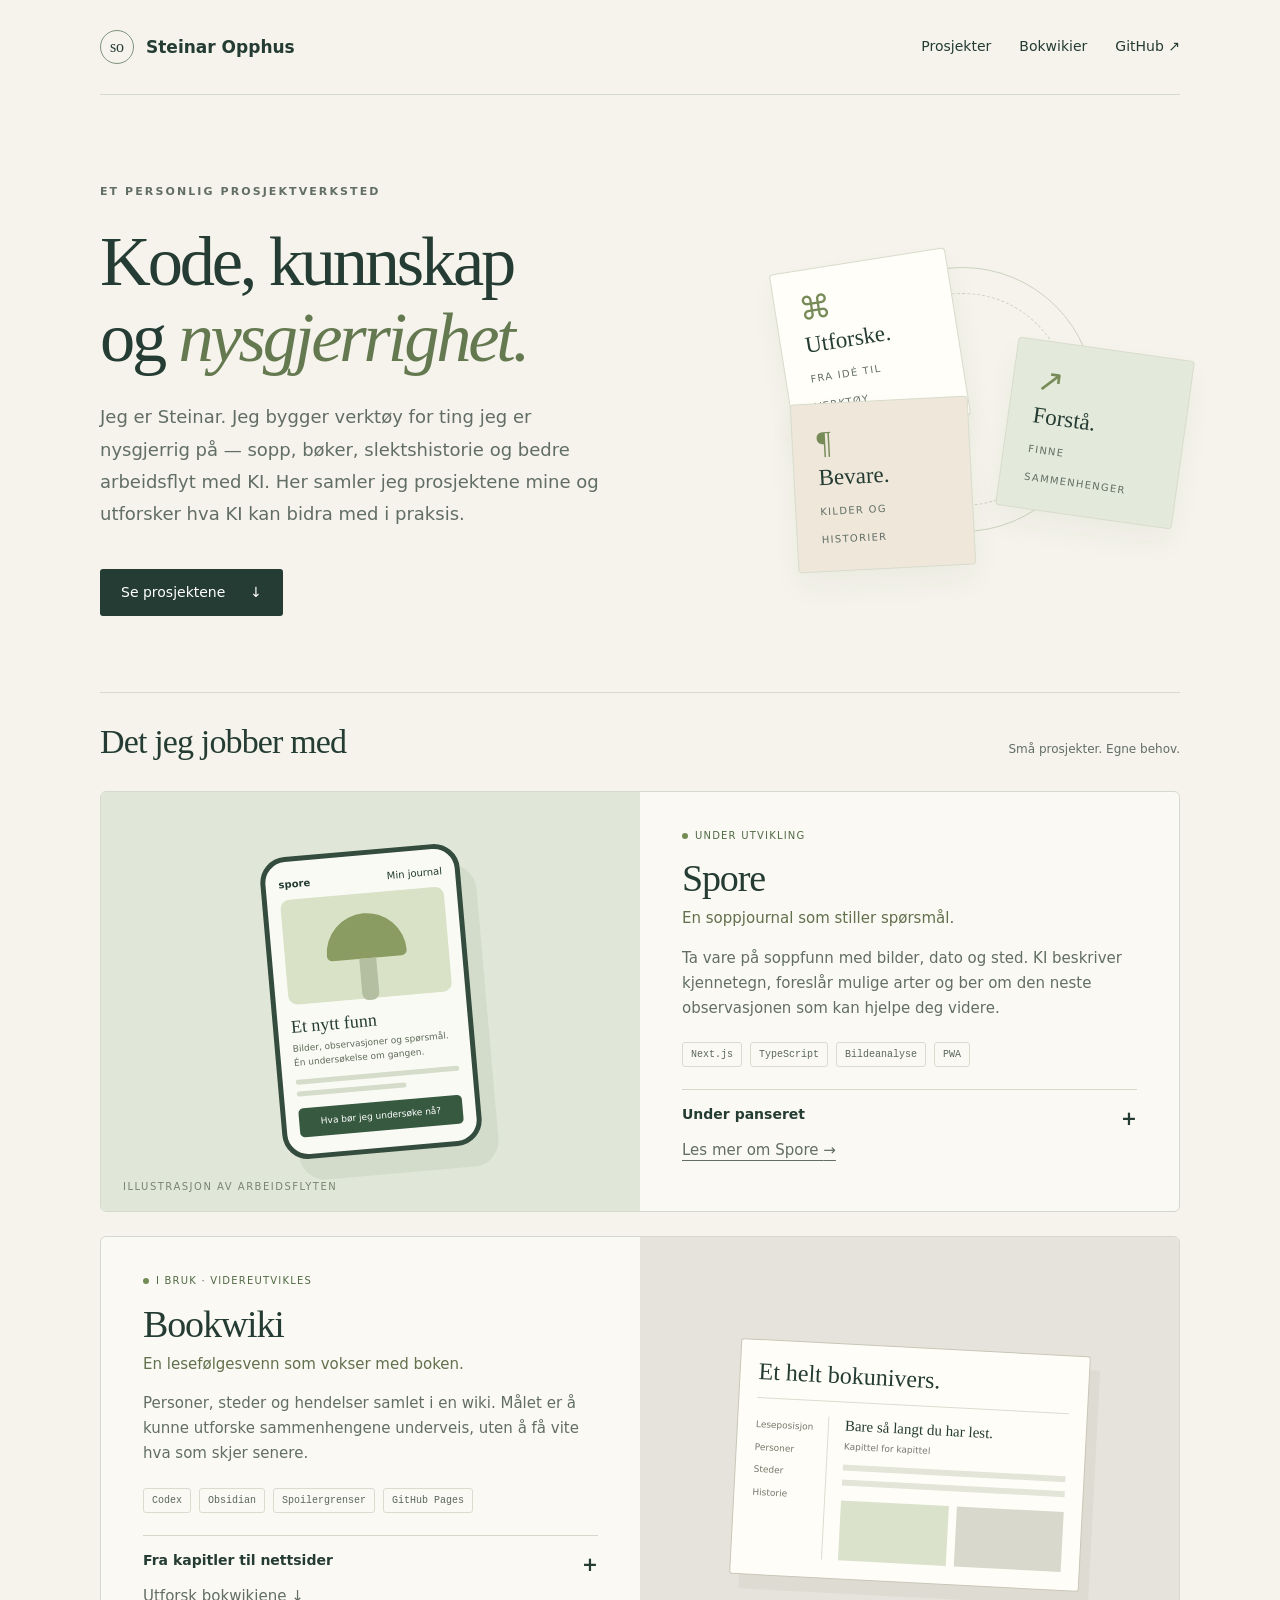
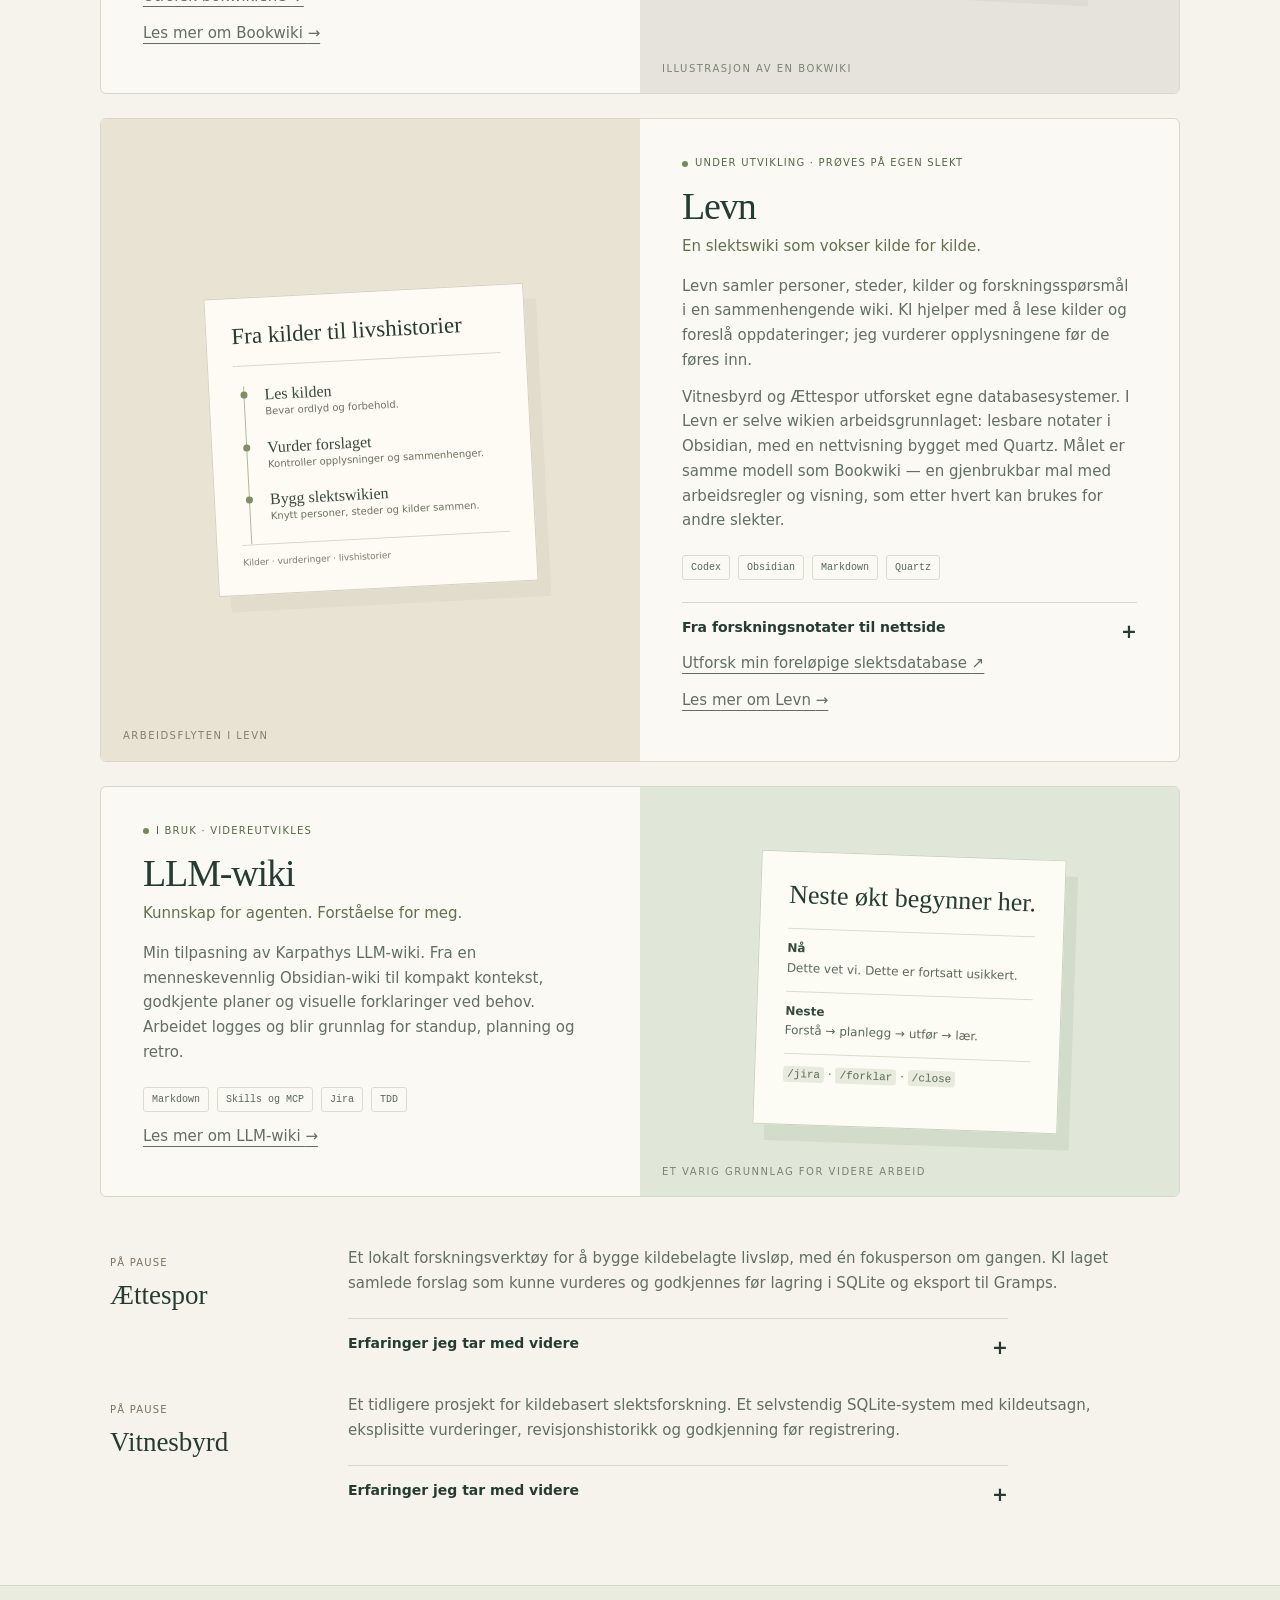
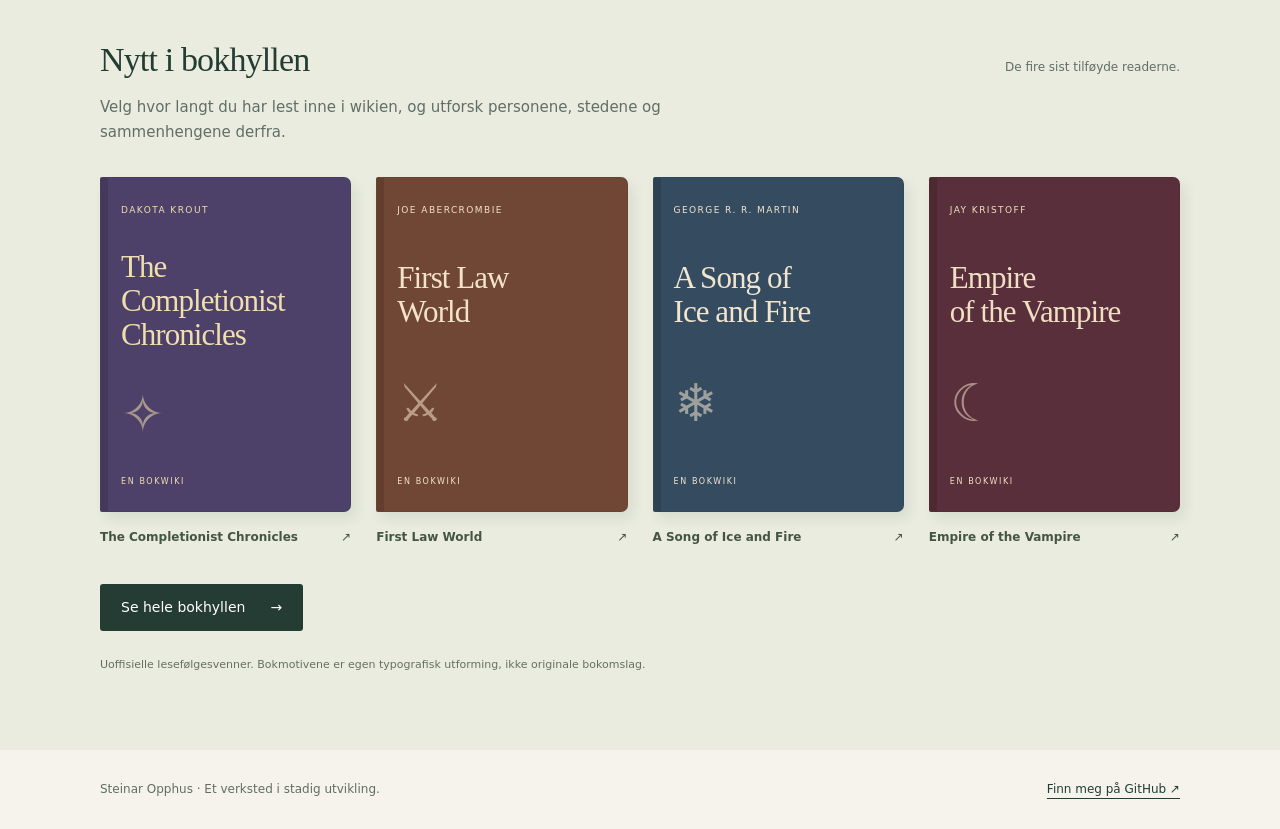
<file: index.html>
<!doctype html>
<html lang="nb">
<head>
<meta charset="utf-8"><meta name="viewport" content="width=device-width, initial-scale=1">
<title>Steinar Opphus — prosjekter og bokwikier</title>
<meta name="description" content="Et lite verksted for kode, kunnskap og nysgjerrighet. Utforsk Spore, Bookwiki, Levn og mine bokwikier.">
<meta name="theme-color" content="#f5f3eb">
<link rel="stylesheet" href="site.css">
</head>
<body>
<a class="skip" href="#innhold">Hopp til innhold</a>
<div class="wrap"><header><a class="brand" href="#"><span class="mark" aria-hidden="true">so</span>Steinar Opphus</a><nav aria-label="Hovedmeny"><a href="#prosjekter">Prosjekter</a><a href="#bokwikier">Bokwikier</a><a href="https://github.com/steinar-opphus">GitHub ↗</a></nav></header>
<main id="innhold"><section class="hero" aria-labelledby="intro-title"><div><p class="eyebrow">Et personlig prosjektverksted</p><h1 id="intro-title">Kode, kunnskap<br>og <em>nysgjerrighet.</em></h1><p class="intro">Jeg er Steinar. Jeg bygger verktøy for ting jeg er nysgjerrig på — sopp, bøker, slektshistorie og bedre arbeidsflyt med KI. Her samler jeg prosjektene mine og utforsker hva KI kan bidra med i praksis.</p><a class="button" href="#prosjekter">Se prosjektene <span aria-hidden="true">↓</span></a></div><div class="hero-art" aria-hidden="true"><div class="orbit"></div><div class="note one"><span class="glyph">⌘</span><strong>Utforske.</strong><small>Fra idé til verktøy</small></div><div class="note two"><span class="glyph">↗</span><strong>Forstå.</strong><small>Finne sammenhenger</small></div><div class="note three"><span class="glyph">¶</span><strong>Bevare.</strong><small>Kilder og historier</small></div></div></section>
<section class="projects" id="prosjekter" aria-labelledby="projects-title"><div class="section-head"><h2 id="projects-title">Det jeg jobber med</h2><span>Små prosjekter. Egne behov.</span></div>
<article class="project"><div class="visual"><div class="phone" aria-hidden="true"><div class="phone-top"><strong>spore</strong><span>Min journal</span></div><div class="phone-scene"><div class="mushroom"></div></div><b>Et nytt funn</b><p>Bilder, observasjoner og spørsmål.<br>Én undersøkelse om gangen.</p><div class="phone-bar"></div><div class="phone-bar short"></div><div class="phone-pill">Hva bør jeg undersøke nå?</div></div><span class="caption">Illustrasjon av arbeidsflyten</span></div><div class="copy"><span class="status">Under utvikling</span><h3>Spore</h3><div class="subtitle">En soppjournal som stiller spørsmål.</div><p>Ta vare på soppfunn med bilder, dato og sted. KI beskriver kjennetegn, foreslår mulige arter og ber om den neste observasjonen som kan hjelpe deg videre.</p><div class="tags"><span>Next.js</span><span>TypeScript</span><span>Bildeanalyse</span><span>PWA</span></div><details><summary>Under panseret</summary><p>Vanlig kode håndterer metadata og lagring. KI tolker bildene og foreslår oppfølging. Svarene valideres mot et Zod-skjema, og funnene lagres lokalt i IndexedDB.</p><p>Et viktig spørsmål er hvordan appen håndterer manglende observasjoner og usikre svar. Matchscore er ikke en sannsynlighet, og KI-identifikasjon skal ikke alene avgjøre om en sopp er spiselig.</p></details><p><a href="spore.html">Les mer om Spore <span aria-hidden="true">→</span></a></p></div></article>
<article class="project"><div class="visual book-visual"><div class="mini-wiki" aria-hidden="true"><div class="mini-title">Et helt bokunivers.</div><div class="mini-body"><div class="mini-sidebar">Leseposisjon<br>Personer<br>Steder<br>Historie</div><div class="mini-content">Bare så langt du har lest.<small>Kapittel for kapittel</small><div class="mini-lines"></div><div class="mini-lines"></div><div class="mini-cards"><span></span><span></span></div></div></div></div><span class="caption">Illustrasjon av en bokwiki</span></div><div class="copy"><span class="status">I bruk · videreutvikles</span><h3>Bookwiki</h3><div class="subtitle">En lesefølgesvenn som vokser med boken.</div><p>Personer, steder og hendelser samlet i en wiki. Målet er å kunne utforske sammenhengene underveis, uten å få vite hva som skjer senere.</p><div class="tags"><span>Codex</span><span>Obsidian</span><span>Spoilergrenser</span><span>GitHub Pages</span></div><details><summary>Fra kapitler til nettsider</summary><p>Arbeidsflyten bruker kapittelvise sammendrag og faktauttrekk med kildehenvisninger. Instruksjoner og skills hjelper Codex med å vedlikeholde wikien, som publiseres som statiske sider.</p><p>Leseposisjonen styrer hva som vises. Genererte illustrasjoner utforsker bokuniversene visuelt, med utgangspunkt i opplysningene som er kjent på det aktuelle stedet i fortellingen.</p></details><p><a href="#bokwikier">Utforsk bokwikiene <span aria-hidden="true">↓</span></a></p><p><a href="bookwiki.html">Les mer om Bookwiki <span aria-hidden="true">→</span></a></p></div></article>
<article class="project"><div class="visual ancestry-visual"><div class="record" aria-hidden="true"><div class="record-title">Fra kilder til livshistorier</div><div class="timeline"><div class="event"><b>Les kilden</b>Bevar ordlyd og forbehold.</div><div class="event"><b>Vurder forslaget</b>Kontroller opplysninger og sammenhenger.</div><div class="event"><b>Bygg slektswikien</b>Knytt personer, steder og kilder sammen.</div></div><div class="record-foot">Kilder · vurderinger · livshistorier</div></div><span class="caption">Arbeidsflyten i Levn</span></div><div class="copy"><span class="status">Under utvikling · prøves på egen slekt</span><h3>Levn</h3><div class="subtitle">En slektswiki som vokser kilde for kilde.</div><p>Levn samler personer, steder, kilder og forskningsspørsmål i en sammenhengende wiki. KI hjelper med å lese kilder og foreslå oppdateringer; jeg vurderer opplysningene før de føres inn.</p><p>Vitnesbyrd og Ættespor utforsket egne databasesystemer. I Levn er selve wikien arbeidsgrunnlaget: lesbare notater i Obsidian, med en nettvisning bygget med Quartz. Målet er samme modell som Bookwiki — en gjenbrukbar mal med arbeidsregler og visning, som etter hvert kan brukes for andre slekter.</p><div class="tags"><span>Codex</span><span>Obsidian</span><span>Markdown</span><span>Quartz</span></div><details><summary>Fra forskningsnotater til nettside</summary><p>Kilder, vurderinger og godkjente opplysninger knyttes sammen med lenker. Usikkerhet og ubesvarte spørsmål følger personene videre. Et særskilt godkjent utvalg kan publiseres, mens arbeidsmaterialet beholdes privat.</p><p>Min egen slekt er utgangspunktet for å prøve arbeidsmåten. En ferdig mal for andre slekter er målet videre.</p></details><p><a href="https://steinar-opphus.github.io/levn-pages/">Utforsk min foreløpige slektsdatabase <span aria-hidden="true">↗</span></a></p><p><a href="levn.html">Les mer om Levn <span aria-hidden="true">→</span></a></p></div></article>
<article class="project"><div class="visual"><div class="agent-note" aria-hidden="true"><h4>Neste økt begynner her.</h4><p><b>Nå</b><br>Dette vet vi. Dette er fortsatt usikkert.</p><p><b>Neste</b><br>Forstå → planlegg → utfør → lær.</p><p><code>/jira</code> · <code>/forklar</code> · <code>/close</code></p></div><span class="caption">Et varig grunnlag for videre arbeid</span></div><div class="copy"><span class="status">I bruk · videreutvikles</span><h3>LLM-wiki</h3><div class="subtitle">Kunnskap for agenten. Forståelse for meg.</div><p>Min tilpasning av Karpathys LLM-wiki. Fra en menneskevennlig Obsidian-wiki til kompakt kontekst, godkjente planer og visuelle forklaringer ved behov. Arbeidet logges og blir grunnlag for standup, planning og retro.</p><div class="tags"><span>Markdown</span><span>Skills og MCP</span><span>Jira</span><span>TDD</span></div><p><a href="llm-wiki.html">Les mer om LLM-wiki <span aria-hidden="true">→</span></a></p></div></article><article class="archive"><div><span class="paused">På pause</span><h3>Ættespor</h3></div><div><p>Et lokalt forskningsverktøy for å bygge kildebelagte livsløp, med én fokusperson om gangen. KI laget samlede forslag som kunne vurderes og godkjennes før lagring i SQLite og eksport til Gramps.</p><details><summary>Erfaringer jeg tar med videre</summary><p>Én samlet kildeøkt gjorde gjennomgangen mer oversiktlig. Arbeidet tydeliggjorde også hvor viktig det er å skille kildens ordlyd fra egne slutninger, og å bevare usikkerhet i navn, steder og hendelser. Levn tar med disse prinsippene inn i en arbeidsmåte der lesbare, sammenlenkede notater står i sentrum.</p><div class="tags"><span>Codex CLI</span><span>Python</span><span>SQLite</span><span>Kildekritikk</span></div><p><a href="aettespor.html">Les om Ættespor <span aria-hidden="true">→</span></a></p></details></div></article>
<article class="archive"><div><span class="paused">På pause</span><h3>Vitnesbyrd</h3></div><div><p>Et tidligere prosjekt for kildebasert slektsforskning. Et selvstendig SQLite-system med kildeutsagn, eksplisitte vurderinger, revisjonshistorikk og godkjenning før registrering.</p><details><summary>Erfaringer jeg tar med videre</summary><p>Prosjektet utforsket hvordan forskning kan dokumenteres og etterprøves. Arbeidet synliggjorde også behovet for en enklere modell og raskere kildebehandling — erfaringer som først ble tatt videre i Ættespor og nå i Levn.</p><div class="tags"><span>Python</span><span>SQLite</span><span>Revisjonshistorikk</span><span>Gramps-eksport</span></div></details></div></article>
</section></main></div>
<!-- BOOKS:START -->
<section class="shelf" id="bokwikier" aria-labelledby="books-title"><div class="wrap"><div class="section-head"><h2 id="books-title">Nytt i bokhyllen</h2><span>De fire sist tilføyde readerne.</span></div><p class="shelf-intro">Velg hvor langt du har lest inne i wikien, og utforsk personene, stedene og sammenhengene derfra.</p><div class="books">
<a class="book" href="https://steinar-opphus.github.io/completionist-chronicles/"><div class="cover" style="background:#4e4169;color:#f0dfae"><span class="author">Dakota Krout</span><span class="book-title">The<br>Completionist<br>Chronicles</span><span class="motif" aria-hidden="true">✧</span><span class="edition">En bokwiki</span></div><div class="book-label"><span>The Completionist Chronicles</span><span aria-hidden="true">↗</span></div></a><a class="book" href="https://steinar-opphus.github.io/first-law-world-reader/"><div class="cover" style="background:#704735;color:#f3e3c7"><span class="author">Joe Abercrombie</span><span class="book-title">First Law<br>World</span><span class="motif" aria-hidden="true">⚔</span><span class="edition">En bokwiki</span></div><div class="book-label"><span>First Law World</span><span aria-hidden="true">↗</span></div></a><a class="book" href="https://steinar-opphus.github.io/a-song-of-ice-and-fire-reader/"><div class="cover" style="background:#354c60;color:#f2e5cf"><span class="author">George R. R. Martin</span><span class="book-title">A Song of<br>Ice and Fire</span><span class="motif" aria-hidden="true">❄</span><span class="edition">En bokwiki</span></div><div class="book-label"><span>A Song of Ice and Fire</span><span aria-hidden="true">↗</span></div></a><a class="book" href="https://steinar-opphus.github.io/empire-of-the-vampire-reader/"><div class="cover" style="background:#582f3b;color:#f1dfc4"><span class="author">Jay Kristoff</span><span class="book-title">Empire<br>of the Vampire</span><span class="motif" aria-hidden="true">☾</span><span class="edition">En bokwiki</span></div><div class="book-label"><span>Empire of the Vampire</span><span aria-hidden="true">↗</span></div></a>
</div><p><a class="button" href="bokhylle.html">Se hele bokhyllen <span aria-hidden="true">→</span></a></p><p class="book-note">Uoffisielle lesefølgesvenner. Bokmotivene er egen typografisk utforming, ikke originale bokomslag.</p></div></section>
<!-- BOOKS:END -->
<div class="wrap"><footer><span>Steinar Opphus · Et verksted i stadig utvikling.</span><a href="https://github.com/steinar-opphus">Finn meg på GitHub ↗</a></footer></div>
</body></html>
</file>
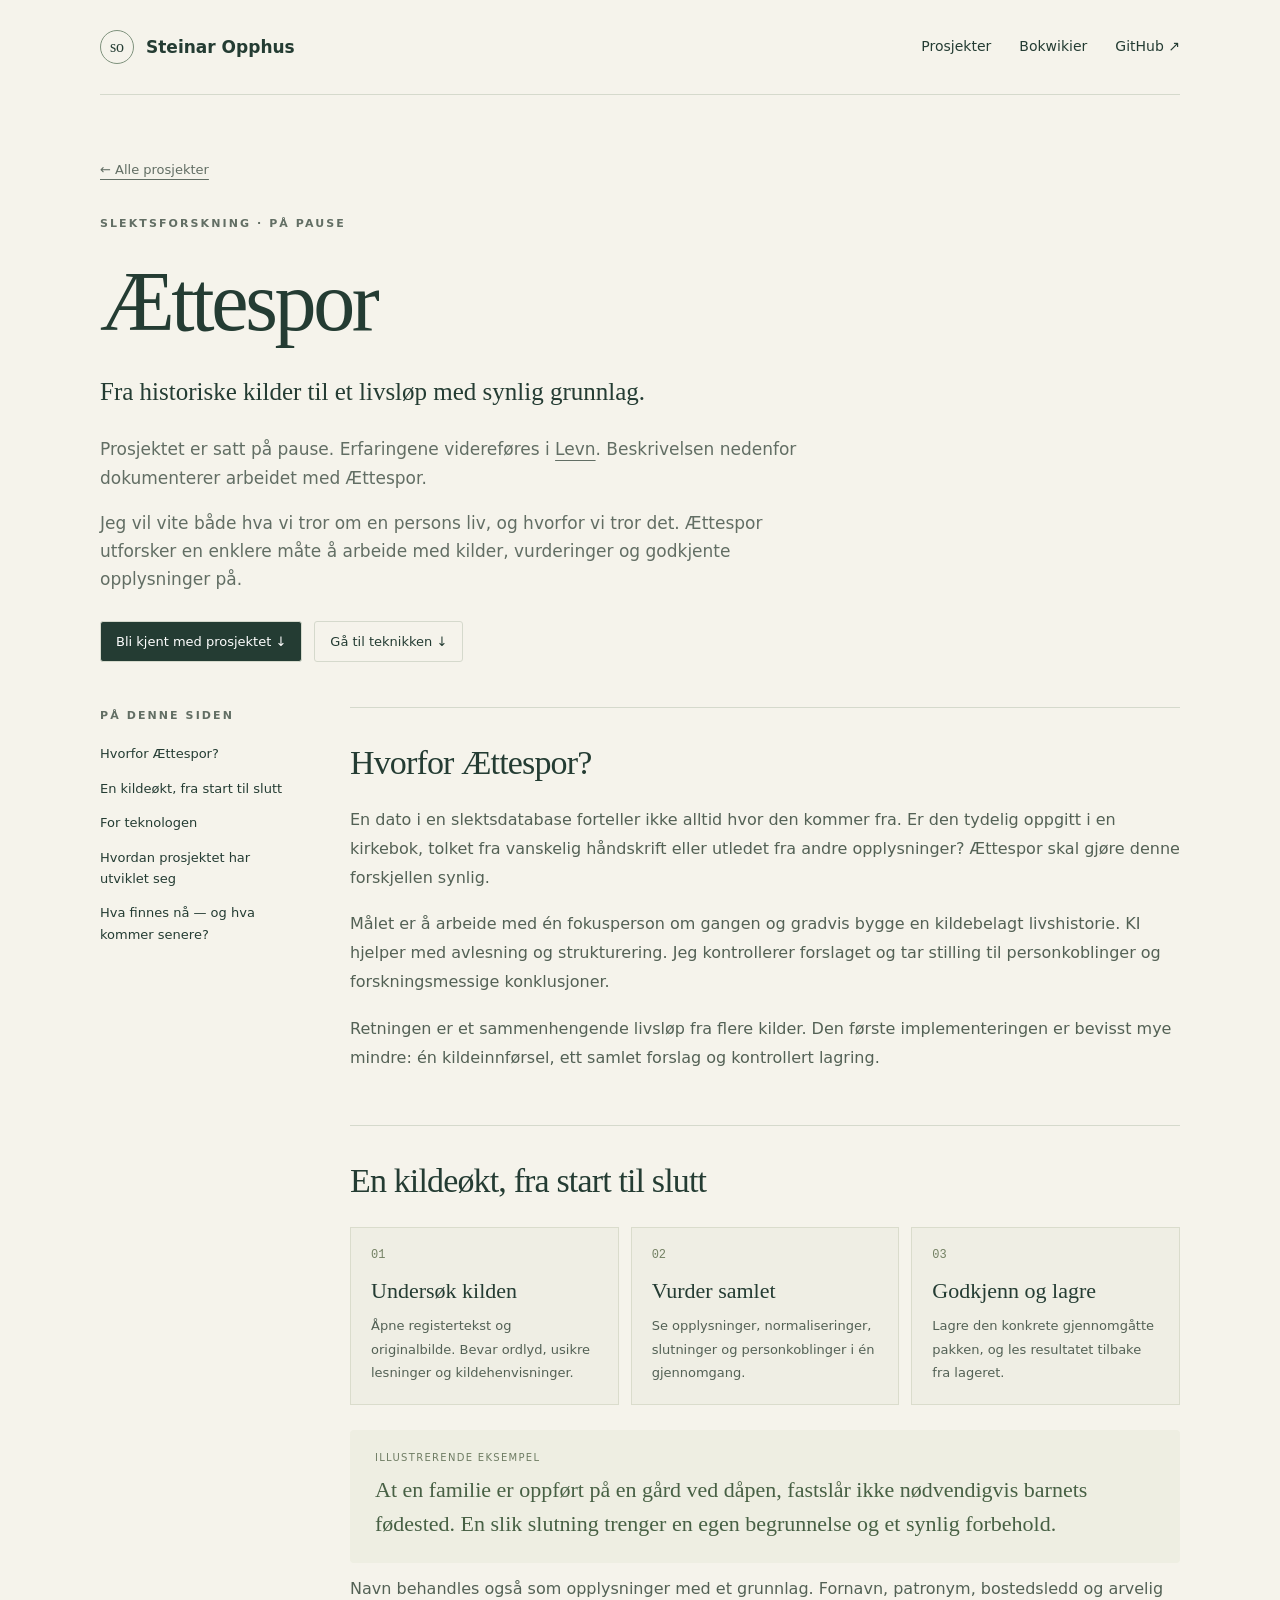
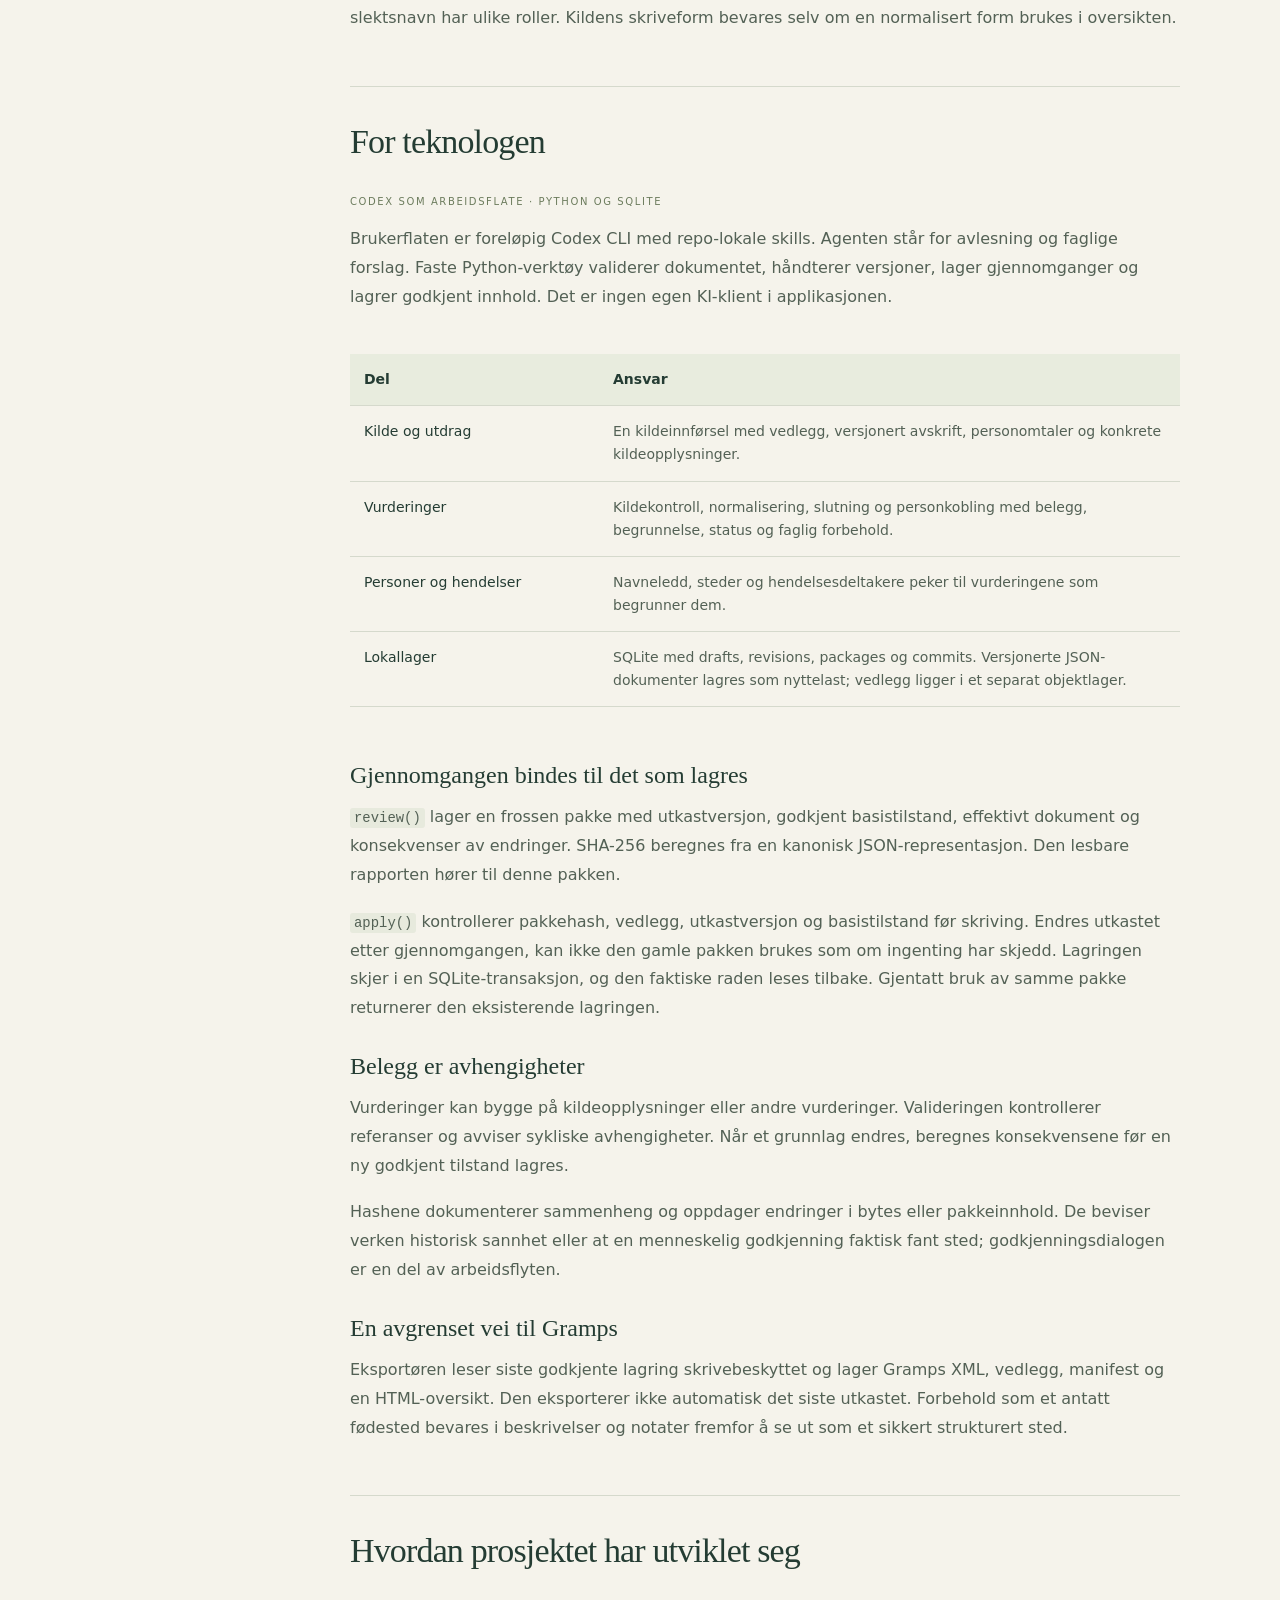
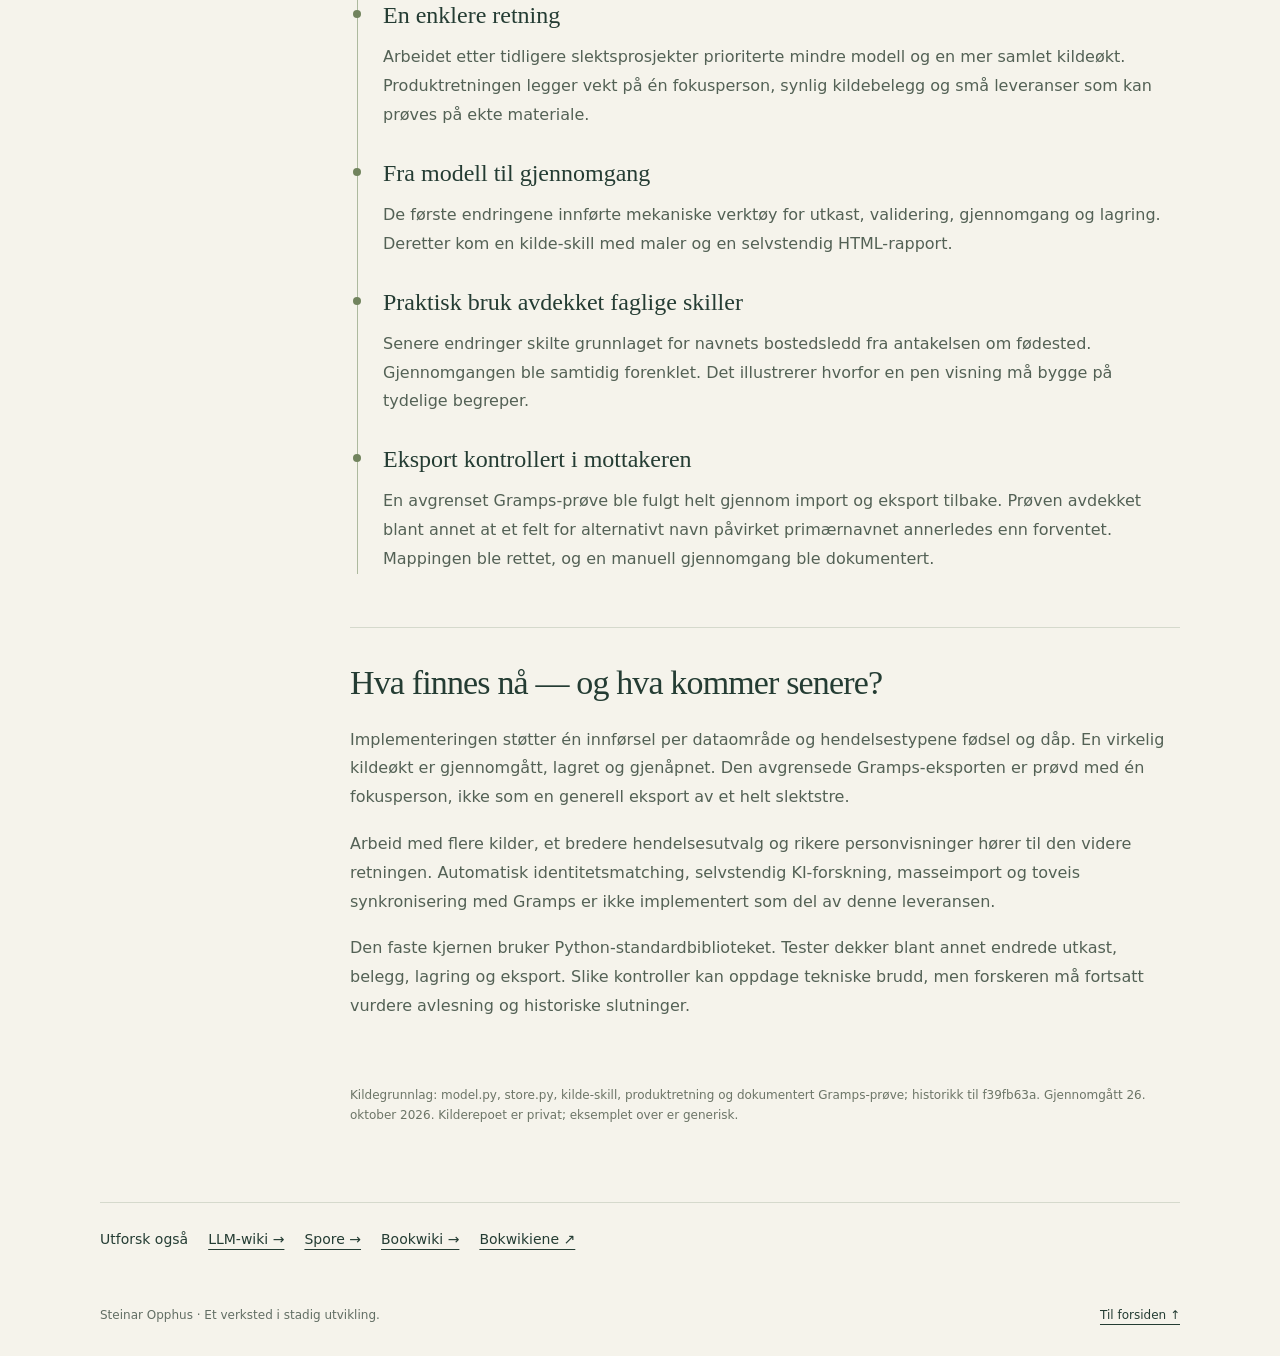
<file: aettespor.html>
<!doctype html><html lang="nb"><head><meta charset="utf-8"><meta name="viewport" content="width=device-width,initial-scale=1"><title>Ættespor — Steinar Opphus</title><meta name="description" content="Fra historiske kilder til et livsløp med synlig grunnlag."><meta name="theme-color" content="#f5f3eb"><link rel="stylesheet" href="site.css"></head><body><a class="skip" href="#innhold">Hopp til innhold</a><div class="wrap"><header><a class="brand" href="index.html"><span class="mark" aria-hidden="true">so</span>Steinar Opphus</a><nav aria-label="Hovedmeny"><a href="index.html#prosjekter">Prosjekter</a><a href="index.html#bokwikier">Bokwikier</a><a href="https://github.com/steinar-opphus">GitHub ↗</a></nav></header><main id="innhold"><div class="detail-hero"><div class="breadcrumb"><a href="index.html#prosjekter">← Alle prosjekter</a></div><p class="eyebrow">Slektsforskning · på pause</p><h1>Ættespor</h1><p class="lead">Fra historiske kilder til et livsløp med synlig grunnlag.</p><p class="intro">Prosjektet er satt på pause. Erfaringene videreføres i <a href="levn.html">Levn</a>. Beskrivelsen nedenfor dokumenterer arbeidet med Ættespor.</p><p class="intro">Jeg vil vite både hva vi tror om en persons liv, og hvorfor vi tror det. Ættespor utforsker en enklere måte å arbeide med kilder, vurderinger og godkjente opplysninger på.</p><div class="jump"><a href="#formaal">Bli kjent med prosjektet ↓</a><a href="#teknisk">Gå til teknikken ↓</a></div></div><div class="detail-grid"><aside class="toc" aria-label="På denne siden"><p class="eyebrow">På denne siden</p><a href="#formaal">Hvorfor Ættespor?</a><a href="#arbeidsflyt">En kildeøkt, fra start til slutt</a><a href="#teknisk">For teknologen</a><a href="#historikk">Hvordan prosjektet har utviklet seg</a><a href="#status">Hva finnes nå — og hva kommer senere?</a></aside><div><section class="article-section" id="formaal"><h2>Hvorfor Ættespor?</h2><p>En dato i en slektsdatabase forteller ikke alltid hvor den kommer fra. Er den tydelig oppgitt i en kirkebok, tolket fra vanskelig håndskrift eller utledet fra andre opplysninger? Ættespor skal gjøre denne forskjellen synlig.</p><p>Målet er å arbeide med én fokusperson om gangen og gradvis bygge en kildebelagt livshistorie. KI hjelper med avlesning og strukturering. Jeg kontrollerer forslaget og tar stilling til personkoblinger og forskningsmessige konklusjoner.</p><p>Retningen er et sammenhengende livsløp fra flere kilder. Den første implementeringen er bevisst mye mindre: én kildeinnførsel, ett samlet forslag og kontrollert lagring.</p></section><section class="article-section" id="arbeidsflyt"><h2>En kildeøkt, fra start til slutt</h2><div class="steps"><div class="step"><b>Undersøk kilden</b><p>Åpne registertekst og originalbilde. Bevar ordlyd, usikre lesninger og kildehenvisninger.</p></div><div class="step"><b>Vurder samlet</b><p>Se opplysninger, normaliseringer, slutninger og personkoblinger i én gjennomgang.</p></div><div class="step"><b>Godkjenn og lagre</b><p>Lagre den konkrete gjennomgåtte pakken, og les resultatet tilbake fra lageret.</p></div></div><div class="sample"><small>Illustrerende eksempel</small>At en familie er oppført på en gård ved dåpen, fastslår ikke nødvendigvis barnets fødested. En slik slutning trenger en egen begrunnelse og et synlig forbehold.</div><p>Navn behandles også som opplysninger med et grunnlag. Fornavn, patronym, bostedsledd og arvelig slektsnavn har ulike roller. Kildens skriveform bevares selv om en normalisert form brukes i oversikten.</p></section><section class="article-section" id="teknisk"><h2>For teknologen</h2><span class="tech-label">Codex som arbeidsflate · Python og SQLite</span><p>Brukerflaten er foreløpig Codex CLI med repo-lokale skills. Agenten står for avlesning og faglige forslag. Faste Python-verktøy validerer dokumentet, håndterer versjoner, lager gjennomganger og lagrer godkjent innhold. Det er ingen egen KI-klient i applikasjonen.</p><div class="table-wrap"><table><thead><tr><th>Del</th><th>Ansvar</th></tr></thead><tbody><tr><td>Kilde og utdrag</td><td>En kildeinnførsel med vedlegg, versjonert avskrift, personomtaler og konkrete kildeopplysninger.</td></tr><tr><td>Vurderinger</td><td>Kildekontroll, normalisering, slutning og personkobling med belegg, begrunnelse, status og faglig forbehold.</td></tr><tr><td>Personer og hendelser</td><td>Navneledd, steder og hendelsesdeltakere peker til vurderingene som begrunner dem.</td></tr><tr><td>Lokallager</td><td>SQLite med drafts, revisions, packages og commits. Versjonerte JSON-dokumenter lagres som nyttelast; vedlegg ligger i et separat objektlager.</td></tr></tbody></table></div><h3>Gjennomgangen bindes til det som lagres</h3><p><code>review()</code> lager en frossen pakke med utkastversjon, godkjent basistilstand, effektivt dokument og konsekvenser av endringer. SHA-256 beregnes fra en kanonisk JSON-representasjon. Den lesbare rapporten hører til denne pakken.</p><p><code>apply()</code> kontrollerer pakkehash, vedlegg, utkastversjon og basistilstand før skriving. Endres utkastet etter gjennomgangen, kan ikke den gamle pakken brukes som om ingenting har skjedd. Lagringen skjer i en SQLite-transaksjon, og den faktiske raden leses tilbake. Gjentatt bruk av samme pakke returnerer den eksisterende lagringen.</p><h3>Belegg er avhengigheter</h3><p>Vurderinger kan bygge på kildeopplysninger eller andre vurderinger. Valideringen kontrollerer referanser og avviser sykliske avhengigheter. Når et grunnlag endres, beregnes konsekvensene før en ny godkjent tilstand lagres.</p><p>Hashene dokumenterer sammenheng og oppdager endringer i bytes eller pakkeinnhold. De beviser verken historisk sannhet eller at en menneskelig godkjenning faktisk fant sted; godkjenningsdialogen er en del av arbeidsflyten.</p><h3>En avgrenset vei til Gramps</h3><p>Eksportøren leser siste godkjente lagring skrivebeskyttet og lager Gramps XML, vedlegg, manifest og en HTML-oversikt. Den eksporterer ikke automatisk det siste utkastet. Forbehold som et antatt fødested bevares i beskrivelser og notater fremfor å se ut som et sikkert strukturert sted.</p></section><section class="article-section" id="historikk"><h2>Hvordan prosjektet har utviklet seg</h2><div class="history"><h3>En enklere retning</h3><p>Arbeidet etter tidligere slektsprosjekter prioriterte mindre modell og en mer samlet kildeøkt. Produktretningen legger vekt på én fokusperson, synlig kildebelegg og små leveranser som kan prøves på ekte materiale.</p><h3>Fra modell til gjennomgang</h3><p>De første endringene innførte mekaniske verktøy for utkast, validering, gjennomgang og lagring. Deretter kom en kilde-skill med maler og en selvstendig HTML-rapport.</p><h3>Praktisk bruk avdekket faglige skiller</h3><p>Senere endringer skilte grunnlaget for navnets bostedsledd fra antakelsen om fødested. Gjennomgangen ble samtidig forenklet. Det illustrerer hvorfor en pen visning må bygge på tydelige begreper.</p><h3>Eksport kontrollert i mottakeren</h3><p>En avgrenset Gramps-prøve ble fulgt helt gjennom import og eksport tilbake. Prøven avdekket blant annet at et felt for alternativt navn påvirket primærnavnet annerledes enn forventet. Mappingen ble rettet, og en manuell gjennomgang ble dokumentert.</p></div></section><section class="article-section" id="status"><h2>Hva finnes nå — og hva kommer senere?</h2><p>Implementeringen støtter én innførsel per dataområde og hendelsestypene fødsel og dåp. En virkelig kildeøkt er gjennomgått, lagret og gjenåpnet. Den avgrensede Gramps-eksporten er prøvd med én fokusperson, ikke som en generell eksport av et helt slektstre.</p><p>Arbeid med flere kilder, et bredere hendelsesutvalg og rikere personvisninger hører til den videre retningen. Automatisk identitetsmatching, selvstendig KI-forskning, masseimport og toveis synkronisering med Gramps er ikke implementert som del av denne leveransen.</p><p>Den faste kjernen bruker Python-standardbiblioteket. Tester dekker blant annet endrede utkast, belegg, lagring og eksport. Slike kontroller kan oppdage tekniske brudd, men forskeren må fortsatt vurdere avlesning og historiske slutninger.</p></section><p class="source-note">Kildegrunnlag: model.py, store.py, kilde-skill, produktretning og dokumentert Gramps-prøve; historikk til f39fb63a. Gjennomgått 26. oktober 2026. Kilderepoet er privat; eksemplet over er generisk.</p></div></div><div class="next-projects"><span>Utforsk også</span><a href="llm-wiki.html">LLM-wiki →</a><a href="spore.html">Spore →</a><a href="bookwiki.html">Bookwiki →</a><a href="index.html#bokwikier">Bokwikiene ↗</a></div></main><footer><span>Steinar Opphus · Et verksted i stadig utvikling.</span><a href="index.html">Til forsiden ↑</a></footer></div></body></html>
</file>
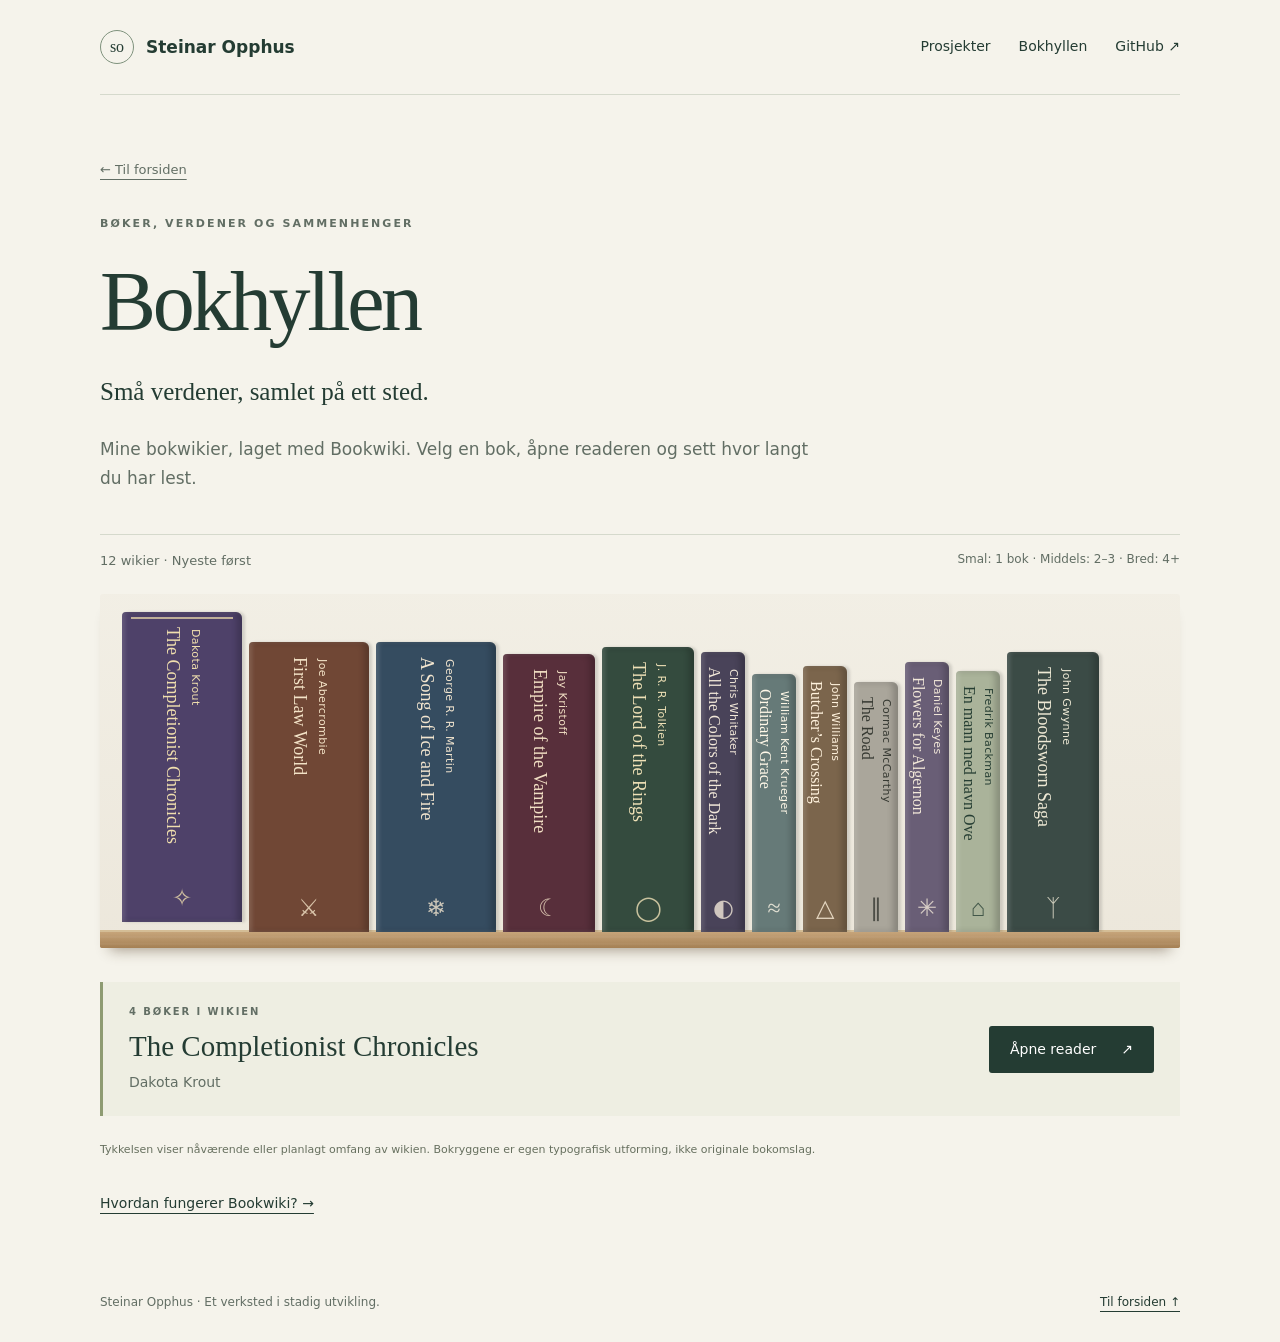
<file: bokhylle.html>
<!doctype html>
<html lang="nb"><head><meta charset="utf-8"><meta name="viewport" content="width=device-width,initial-scale=1"><title>Bokhyllen — Steinar Opphus</title><meta name="description" content="Hele samlingen av bokwikier: utforsk bøker og serier med leseposisjonen din som spoilergrense."><meta name="theme-color" content="#f5f3eb"><link rel="stylesheet" href="site.css"><link rel="stylesheet" href="bookshelf.css"><script src="bookshelf.js" defer></script></head>
<body><a class="skip" href="#innhold">Hopp til innhold</a><div class="wrap"><header><a class="brand" href="index.html"><span class="mark" aria-hidden="true">so</span>Steinar Opphus</a><nav aria-label="Hovedmeny"><a href="index.html#prosjekter">Prosjekter</a><a href="bokhylle.html" aria-current="page">Bokhyllen</a><a href="https://github.com/steinar-opphus">GitHub ↗</a></nav></header>
<main id="innhold"><div class="detail-hero shelf-hero"><div class="breadcrumb"><a href="index.html#bokwikier">← Til forsiden</a></div><p class="eyebrow">Bøker, verdener og sammenhenger</p><h1>Bokhyllen</h1><p class="lead">Små verdener, samlet på ett sted.</p><p class="intro">Mine bokwikier, laget med Bookwiki. Velg en bok, åpne readeren og sett hvor langt du har lest.</p></div>
<div class="shelf-heading"><p>12 wikier <span aria-hidden="true">·</span> Nyeste først</p><p class="thickness-key">Smal: 1 bok <span aria-hidden="true">·</span> Middels: 2–3 <span aria-hidden="true">·</span> Bred: 4+</p></div>
<div class="wood-library" id="wood-library" aria-label="Alle bokwikier"><div class="wood-row"><a class="book-spine thick" style="--cloth:#4e4169;--letters:#f0dfae;--book-height:310px" href="https://steinar-opphus.github.io/completionist-chronicles/" data-title="The Completionist Chronicles" data-author="Dakota Krout" data-count="4" aria-label="The Completionist Chronicles av Dakota Krout, 4 bøker"><span class="spine-type"><span class="spine-title">The Completionist Chronicles</span><span class="spine-author">Dakota Krout</span></span><span class="spine-symbol" aria-hidden="true">✧</span></a><a class="book-spine thick" style="--cloth:#704735;--letters:#f3e3c7;--book-height:290px" href="https://steinar-opphus.github.io/first-law-world-reader/" data-title="First Law World" data-author="Joe Abercrombie" data-count="1" aria-label="First Law World av Joe Abercrombie, 1 bok"><span class="spine-type"><span class="spine-title">First Law World</span><span class="spine-author">Joe Abercrombie</span></span><span class="spine-symbol" aria-hidden="true">⚔</span></a><a class="book-spine thick" style="--cloth:#354c60;--letters:#f2e5cf;--book-height:290px" href="https://steinar-opphus.github.io/a-song-of-ice-and-fire-reader/" data-title="A Song of Ice and Fire" data-author="George R. R. Martin" data-count="1" aria-label="A Song of Ice and Fire av George R. R. Martin, 1 bok"><span class="spine-type"><span class="spine-title">A Song of Ice and Fire</span><span class="spine-author">George R. R. Martin</span></span><span class="spine-symbol" aria-hidden="true">❄</span></a><a class="book-spine medium" style="--cloth:#582f3b;--letters:#f1dfc4;--book-height:278px" href="https://steinar-opphus.github.io/empire-of-the-vampire-reader/" data-title="Empire of the Vampire" data-author="Jay Kristoff" data-count="3" aria-label="Empire of the Vampire av Jay Kristoff, 3 bøker"><span class="spine-type"><span class="spine-title">Empire of the Vampire</span><span class="spine-author">Jay Kristoff</span></span><span class="spine-symbol" aria-hidden="true">☾</span></a><a class="book-spine medium" style="--cloth:#344b3e;--letters:#eee0b6;--book-height:285px" href="https://steinar-opphus.github.io/lotr-reader/" data-title="The Lord of the Rings" data-author="J. R. R. Tolkien" data-count="3" aria-label="The Lord of the Rings av J. R. R. Tolkien, 3 bøker"><span class="spine-type"><span class="spine-title">The Lord of the Rings</span><span class="spine-author">J. R. R. Tolkien</span></span><span class="spine-symbol" aria-hidden="true">◯</span></a><a class="book-spine thin" style="--cloth:#494359;--letters:#f2e8d9;--book-height:280px" href="https://steinar-opphus.github.io/all-the-colors-of-the-dark-reader/" data-title="All the Colors of the Dark" data-author="Chris Whitaker" data-count="1" aria-label="All the Colors of the Dark av Chris Whitaker, 1 bok"><span class="spine-type"><span class="spine-title">All the Colors of the Dark</span><span class="spine-author">Chris Whitaker</span></span><span class="spine-symbol" aria-hidden="true">◐</span></a><a class="book-spine thin" style="--cloth:#667a78;--letters:#fff8e8;--book-height:258px" href="https://steinar-opphus.github.io/ordinary-grace-reader/" data-title="Ordinary Grace" data-author="William Kent Krueger" data-count="1" aria-label="Ordinary Grace av William Kent Krueger, 1 bok"><span class="spine-type"><span class="spine-title">Ordinary Grace</span><span class="spine-author">William Kent Krueger</span></span><span class="spine-symbol" aria-hidden="true">≈</span></a><a class="book-spine thin" style="--cloth:#7b654c;--letters:#fff2dd;--book-height:266px" href="https://steinar-opphus.github.io/butchers-crossing-reader/" data-title="Butcher’s Crossing" data-author="John Williams" data-count="1" aria-label="Butcher’s Crossing av John Williams, 1 bok"><span class="spine-type"><span class="spine-title">Butcher’s Crossing</span><span class="spine-author">John Williams</span></span><span class="spine-symbol" aria-hidden="true">△</span></a><a class="book-spine thin" style="--cloth:#aaa69b;--letters:#363932;--book-height:250px" href="https://steinar-opphus.github.io/the-road-reader/" data-title="The Road" data-author="Cormac McCarthy" data-count="1" aria-label="The Road av Cormac McCarthy, 1 bok"><span class="spine-type"><span class="spine-title">The Road</span><span class="spine-author">Cormac McCarthy</span></span><span class="spine-symbol" aria-hidden="true">∥</span></a><a class="book-spine thin" style="--cloth:#695e76;--letters:#f2e8d9;--book-height:270px" href="https://steinar-opphus.github.io/flowers-for-algernon/" data-title="Flowers for Algernon" data-author="Daniel Keyes" data-count="1" aria-label="Flowers for Algernon av Daniel Keyes, 1 bok"><span class="spine-type"><span class="spine-title">Flowers for Algernon</span><span class="spine-author">Daniel Keyes</span></span><span class="spine-symbol" aria-hidden="true">✳</span></a><a class="book-spine thin" style="--cloth:#aab39a;--letters:#263e33;--book-height:261px" href="https://steinar-opphus.github.io/ove-wiki/" data-title="En mann med navn Ove" data-author="Fredrik Backman" data-count="1" aria-label="En mann med navn Ove av Fredrik Backman, 1 bok"><span class="spine-type"><span class="spine-title">En mann med navn Ove</span><span class="spine-author">Fredrik Backman</span></span><span class="spine-symbol" aria-hidden="true">⌂</span></a><a class="book-spine medium" style="--cloth:#3b4b46;--letters:#eee9d5;--book-height:280px" href="https://steinar-opphus.github.io/bloodsworn-reader/" data-title="The Bloodsworn Saga" data-author="John Gwynne" data-count="3" aria-label="The Bloodsworn Saga av John Gwynne, 3 bøker"><span class="spine-type"><span class="spine-title">The Bloodsworn Saga</span><span class="spine-author">John Gwynne</span></span><span class="spine-symbol" aria-hidden="true">ᛉ</span></a></div></div>
<section class="book-selection" id="book-selection" aria-label="Valgt bok" hidden><div aria-live="polite"><p class="eyebrow" id="selected-count"></p><h2 id="selected-title"></h2><p id="selected-author"></p></div><a class="button" id="selected-reader" href="https://steinar-opphus.github.io/completionist-chronicles/">Åpne reader <span aria-hidden="true">↗</span></a></section>
<p class="book-note">Tykkelsen viser nåværende eller planlagt omfang av wikien. Bokryggene er egen typografisk utforming, ikke originale bokomslag.</p><p class="shelf-about"><a href="bookwiki.html">Hvordan fungerer Bookwiki? →</a></p></main><footer><span>Steinar Opphus · Et verksted i stadig utvikling.</span><a href="index.html">Til forsiden ↑</a></footer></div></body></html>
</file>
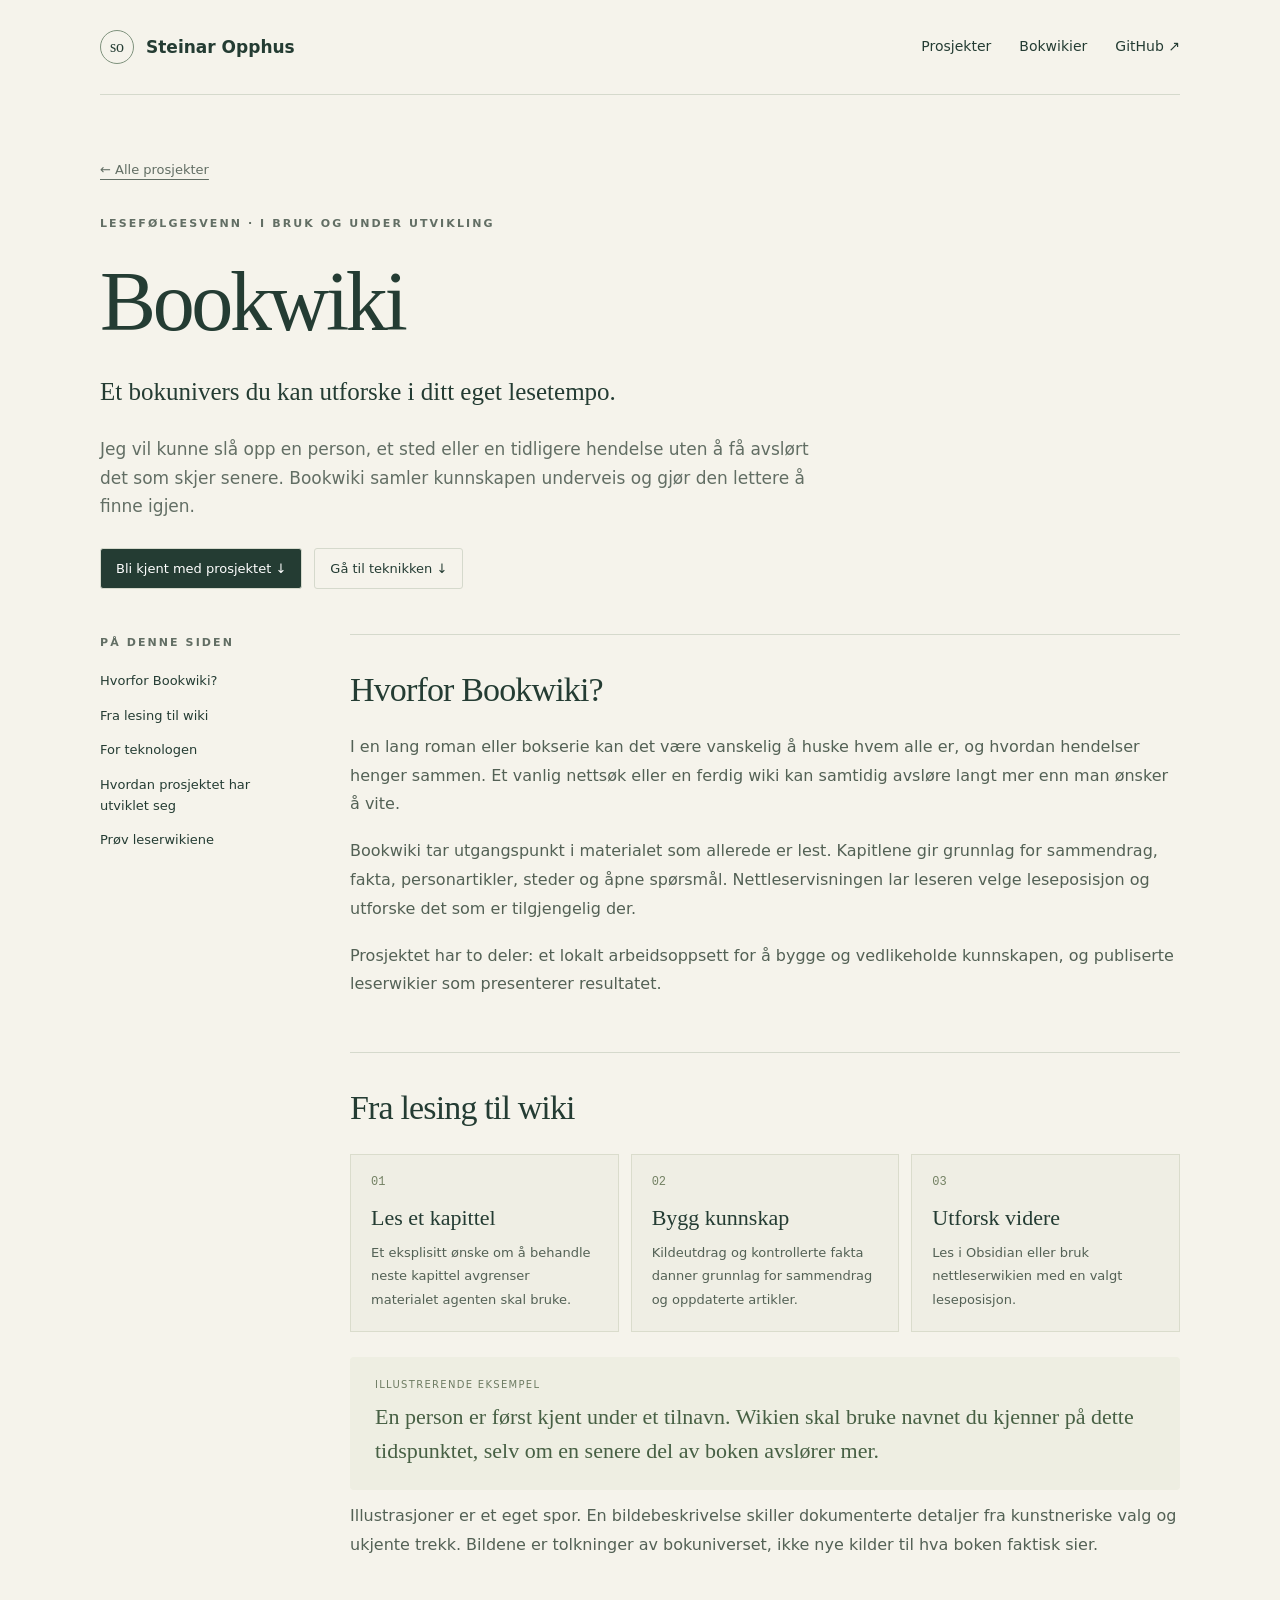
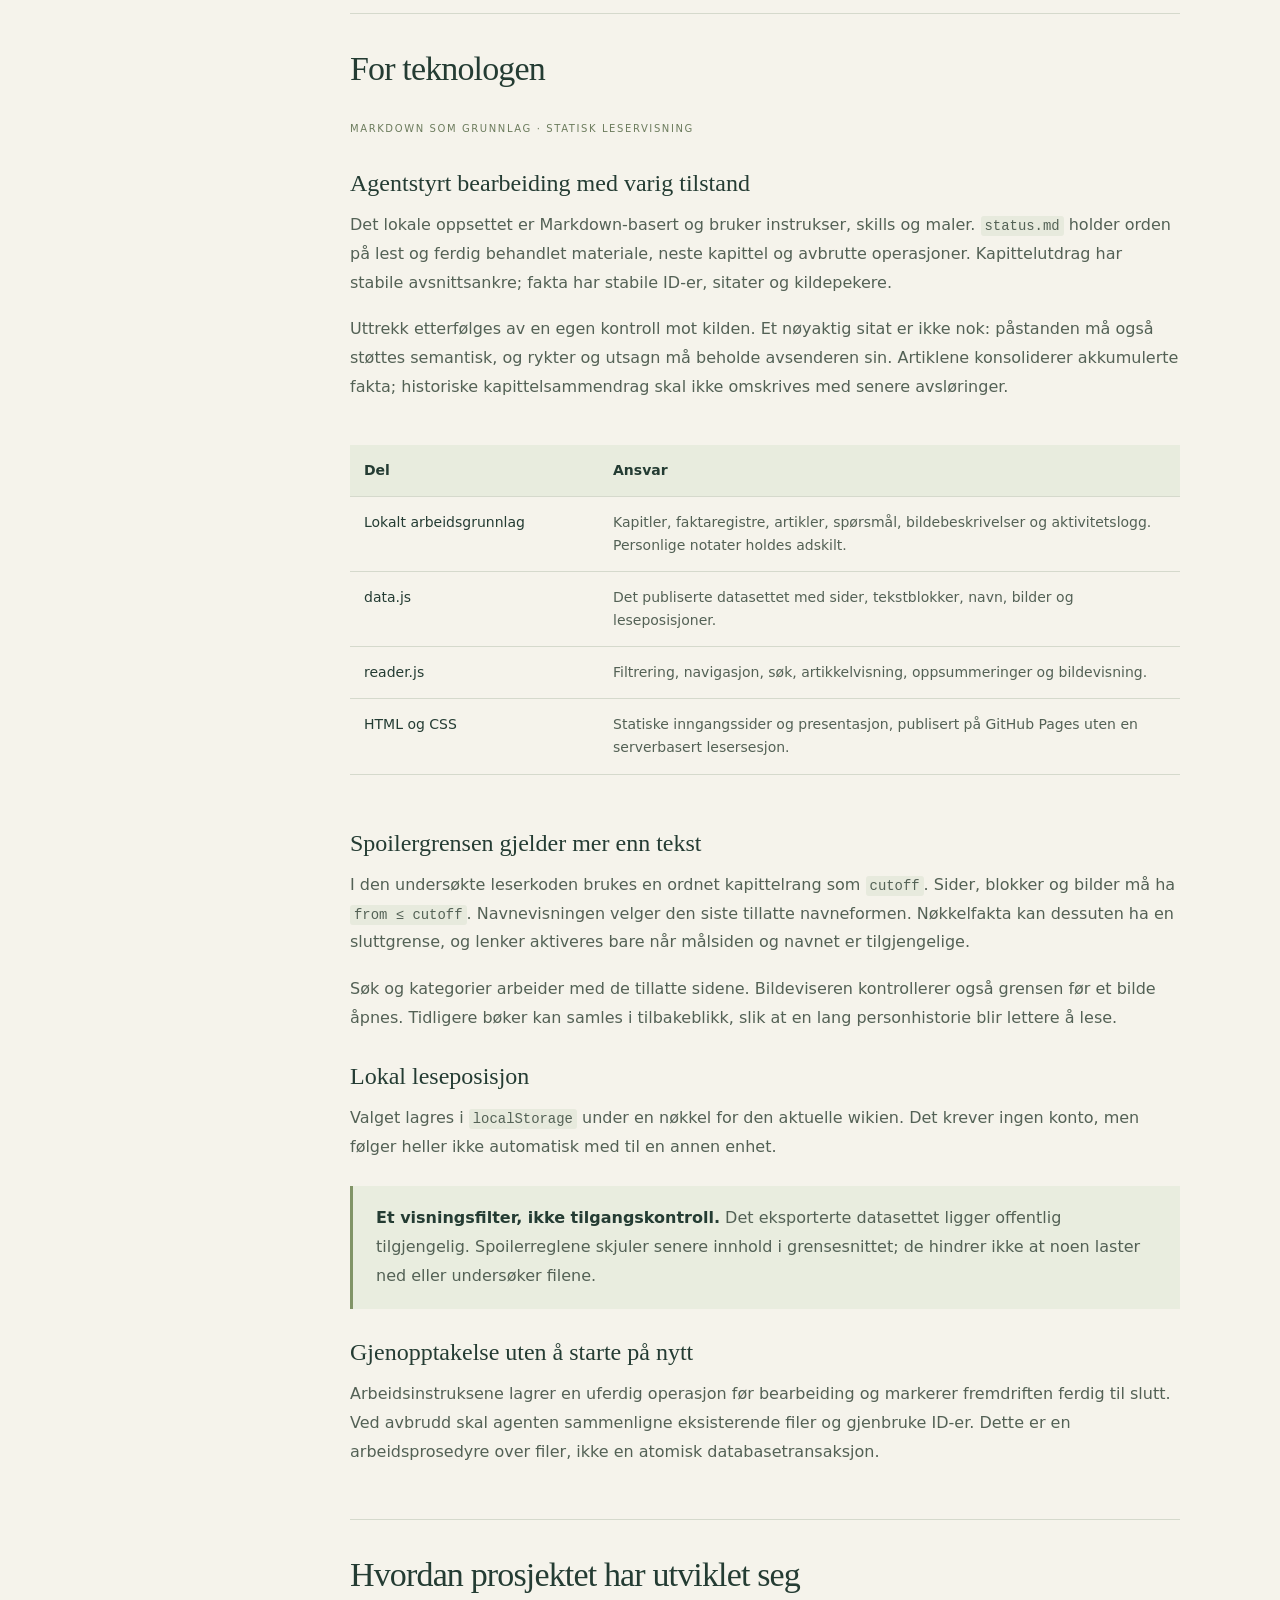
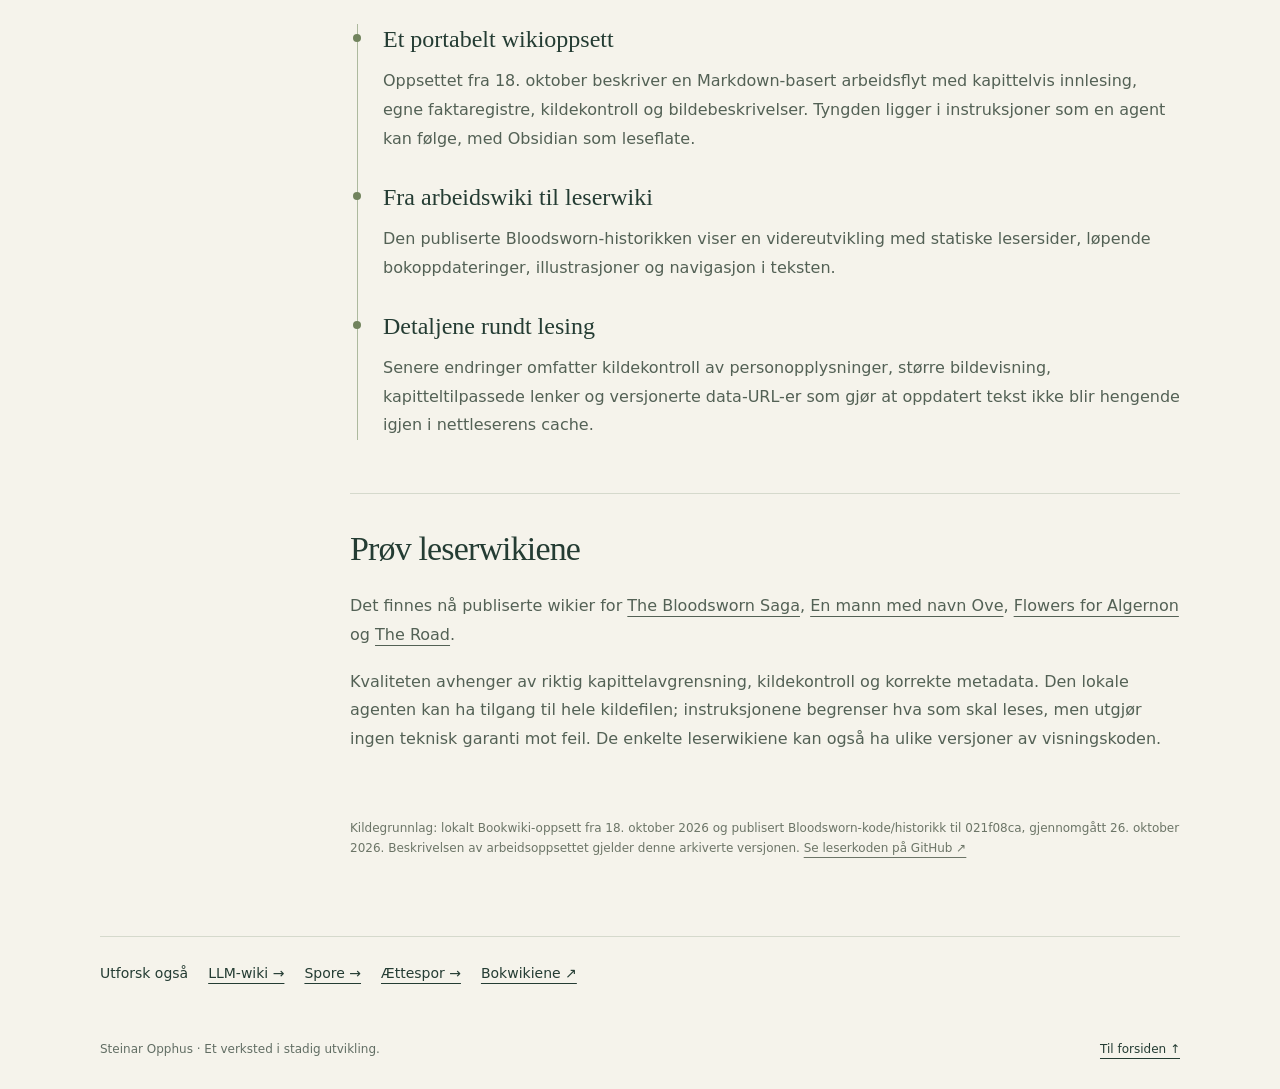
<file: bookwiki.html>
<!doctype html><html lang="nb"><head><meta charset="utf-8"><meta name="viewport" content="width=device-width,initial-scale=1"><title>Bookwiki — Steinar Opphus</title><meta name="description" content="Et bokunivers du kan utforske i ditt eget lesetempo."><meta name="theme-color" content="#f5f3eb"><link rel="stylesheet" href="site.css"></head><body><a class="skip" href="#innhold">Hopp til innhold</a><div class="wrap"><header><a class="brand" href="index.html"><span class="mark" aria-hidden="true">so</span>Steinar Opphus</a><nav aria-label="Hovedmeny"><a href="index.html#prosjekter">Prosjekter</a><a href="index.html#bokwikier">Bokwikier</a><a href="https://github.com/steinar-opphus">GitHub ↗</a></nav></header><main id="innhold"><div class="detail-hero"><div class="breadcrumb"><a href="index.html#prosjekter">← Alle prosjekter</a></div><p class="eyebrow">Lesefølgesvenn · i bruk og under utvikling</p><h1>Bookwiki</h1><p class="lead">Et bokunivers du kan utforske i ditt eget lesetempo.</p><p class="intro">Jeg vil kunne slå opp en person, et sted eller en tidligere hendelse uten å få avslørt det som skjer senere. Bookwiki samler kunnskapen underveis og gjør den lettere å finne igjen.</p><div class="jump"><a href="#formaal">Bli kjent med prosjektet ↓</a><a href="#teknisk">Gå til teknikken ↓</a></div></div><div class="detail-grid"><aside class="toc" aria-label="På denne siden"><p class="eyebrow">På denne siden</p><a href="#formaal">Hvorfor Bookwiki?</a><a href="#arbeidsflyt">Fra lesing til wiki</a><a href="#teknisk">For teknologen</a><a href="#historikk">Hvordan prosjektet har utviklet seg</a><a href="#status">Prøv leserwikiene</a></aside><div><section class="article-section" id="formaal"><h2>Hvorfor Bookwiki?</h2><p>I en lang roman eller bokserie kan det være vanskelig å huske hvem alle er, og hvordan hendelser henger sammen. Et vanlig nettsøk eller en ferdig wiki kan samtidig avsløre langt mer enn man ønsker å vite.</p><p>Bookwiki tar utgangspunkt i materialet som allerede er lest. Kapitlene gir grunnlag for sammendrag, fakta, personartikler, steder og åpne spørsmål. Nettleservisningen lar leseren velge leseposisjon og utforske det som er tilgjengelig der.</p><p>Prosjektet har to deler: et lokalt arbeidsoppsett for å bygge og vedlikeholde kunnskapen, og publiserte leserwikier som presenterer resultatet.</p></section><section class="article-section" id="arbeidsflyt"><h2>Fra lesing til wiki</h2><div class="steps"><div class="step"><b>Les et kapittel</b><p>Et eksplisitt ønske om å behandle neste kapittel avgrenser materialet agenten skal bruke.</p></div><div class="step"><b>Bygg kunnskap</b><p>Kildeutdrag og kontrollerte fakta danner grunnlag for sammendrag og oppdaterte artikler.</p></div><div class="step"><b>Utforsk videre</b><p>Les i Obsidian eller bruk nettleserwikien med en valgt leseposisjon.</p></div></div><div class="sample"><small>Illustrerende eksempel</small>En person er først kjent under et tilnavn. Wikien skal bruke navnet du kjenner på dette tidspunktet, selv om en senere del av boken avslører mer.</div><p>Illustrasjoner er et eget spor. En bildebeskrivelse skiller dokumenterte detaljer fra kunstneriske valg og ukjente trekk. Bildene er tolkninger av bokuniverset, ikke nye kilder til hva boken faktisk sier.</p></section><section class="article-section" id="teknisk"><h2>For teknologen</h2><span class="tech-label">Markdown som grunnlag · statisk leservisning</span><h3>Agentstyrt bearbeiding med varig tilstand</h3><p>Det lokale oppsettet er Markdown-basert og bruker instrukser, skills og maler. <code>status.md</code> holder orden på lest og ferdig behandlet materiale, neste kapittel og avbrutte operasjoner. Kapittelutdrag har stabile avsnittsankre; fakta har stabile ID-er, sitater og kildepekere.</p><p>Uttrekk etterfølges av en egen kontroll mot kilden. Et nøyaktig sitat er ikke nok: påstanden må også støttes semantisk, og rykter og utsagn må beholde avsenderen sin. Artiklene konsoliderer akkumulerte fakta; historiske kapittelsammendrag skal ikke omskrives med senere avsløringer.</p><div class="table-wrap"><table><thead><tr><th>Del</th><th>Ansvar</th></tr></thead><tbody><tr><td>Lokalt arbeidsgrunnlag</td><td>Kapitler, faktaregistre, artikler, spørsmål, bildebeskrivelser og aktivitetslogg. Personlige notater holdes adskilt.</td></tr><tr><td>data.js</td><td>Det publiserte datasettet med sider, tekstblokker, navn, bilder og leseposisjoner.</td></tr><tr><td>reader.js</td><td>Filtrering, navigasjon, søk, artikkelvisning, oppsummeringer og bildevisning.</td></tr><tr><td>HTML og CSS</td><td>Statiske inngangssider og presentasjon, publisert på GitHub Pages uten en serverbasert lesersesjon.</td></tr></tbody></table></div><h3>Spoilergrensen gjelder mer enn tekst</h3><p>I den undersøkte leserkoden brukes en ordnet kapittelrang som <code>cutoff</code>. Sider, blokker og bilder må ha <code>from ≤ cutoff</code>. Navnevisningen velger den siste tillatte navneformen. Nøkkelfakta kan dessuten ha en sluttgrense, og lenker aktiveres bare når målsiden og navnet er tilgjengelige.</p><p>Søk og kategorier arbeider med de tillatte sidene. Bildeviseren kontrollerer også grensen før et bilde åpnes. Tidligere bøker kan samles i tilbakeblikk, slik at en lang personhistorie blir lettere å lese.</p><h3>Lokal leseposisjon</h3><p>Valget lagres i <code>localStorage</code> under en nøkkel for den aktuelle wikien. Det krever ingen konto, men følger heller ikke automatisk med til en annen enhet.</p><div class="callout"><p><strong>Et visningsfilter, ikke tilgangskontroll.</strong> Det eksporterte datasettet ligger offentlig tilgjengelig. Spoilerreglene skjuler senere innhold i grensesnittet; de hindrer ikke at noen laster ned eller undersøker filene.</p></div><h3>Gjenopptakelse uten å starte på nytt</h3><p>Arbeidsinstruksene lagrer en uferdig operasjon før bearbeiding og markerer fremdriften ferdig til slutt. Ved avbrudd skal agenten sammenligne eksisterende filer og gjenbruke ID-er. Dette er en arbeidsprosedyre over filer, ikke en atomisk databasetransaksjon.</p></section><section class="article-section" id="historikk"><h2>Hvordan prosjektet har utviklet seg</h2><div class="history"><h3>Et portabelt wikioppsett</h3><p>Oppsettet fra 18. oktober beskriver en Markdown-basert arbeidsflyt med kapittelvis innlesing, egne faktaregistre, kildekontroll og bildebeskrivelser. Tyngden ligger i instruksjoner som en agent kan følge, med Obsidian som leseflate.</p><h3>Fra arbeidswiki til leserwiki</h3><p>Den publiserte Bloodsworn-historikken viser en videreutvikling med statiske lesersider, løpende bokoppdateringer, illustrasjoner og navigasjon i teksten.</p><h3>Detaljene rundt lesing</h3><p>Senere endringer omfatter kildekontroll av personopplysninger, større bildevisning, kapitteltilpassede lenker og versjonerte data-URL-er som gjør at oppdatert tekst ikke blir hengende igjen i nettleserens cache.</p></div></section><section class="article-section" id="status"><h2>Prøv leserwikiene</h2><p>Det finnes nå publiserte wikier for <a href="https://steinar-opphus.github.io/bloodsworn-reader/">The Bloodsworn Saga</a>, <a href="https://steinar-opphus.github.io/ove-wiki/">En mann med navn Ove</a>, <a href="https://steinar-opphus.github.io/flowers-for-algernon/">Flowers for Algernon</a> og <a href="https://steinar-opphus.github.io/the-road-reader/">The Road</a>.</p><p>Kvaliteten avhenger av riktig kapittelavgrensning, kildekontroll og korrekte metadata. Den lokale agenten kan ha tilgang til hele kildefilen; instruksjonene begrenser hva som skal leses, men utgjør ingen teknisk garanti mot feil. De enkelte leserwikiene kan også ha ulike versjoner av visningskoden.</p></section><p class="source-note">Kildegrunnlag: lokalt Bookwiki-oppsett fra 18. oktober 2026 og publisert Bloodsworn-kode/historikk til 021f08ca, gjennomgått 26. oktober 2026. Beskrivelsen av arbeidsoppsettet gjelder denne arkiverte versjonen. <a href="https://github.com/steinar-opphus/bloodsworn-reader">Se leserkoden på GitHub ↗</a></p></div></div><div class="next-projects"><span>Utforsk også</span><a href="llm-wiki.html">LLM-wiki →</a><a href="spore.html">Spore →</a><a href="aettespor.html">Ættespor →</a><a href="index.html#bokwikier">Bokwikiene ↗</a></div></main><footer><span>Steinar Opphus · Et verksted i stadig utvikling.</span><a href="index.html">Til forsiden ↑</a></footer></div></body></html>
</file>
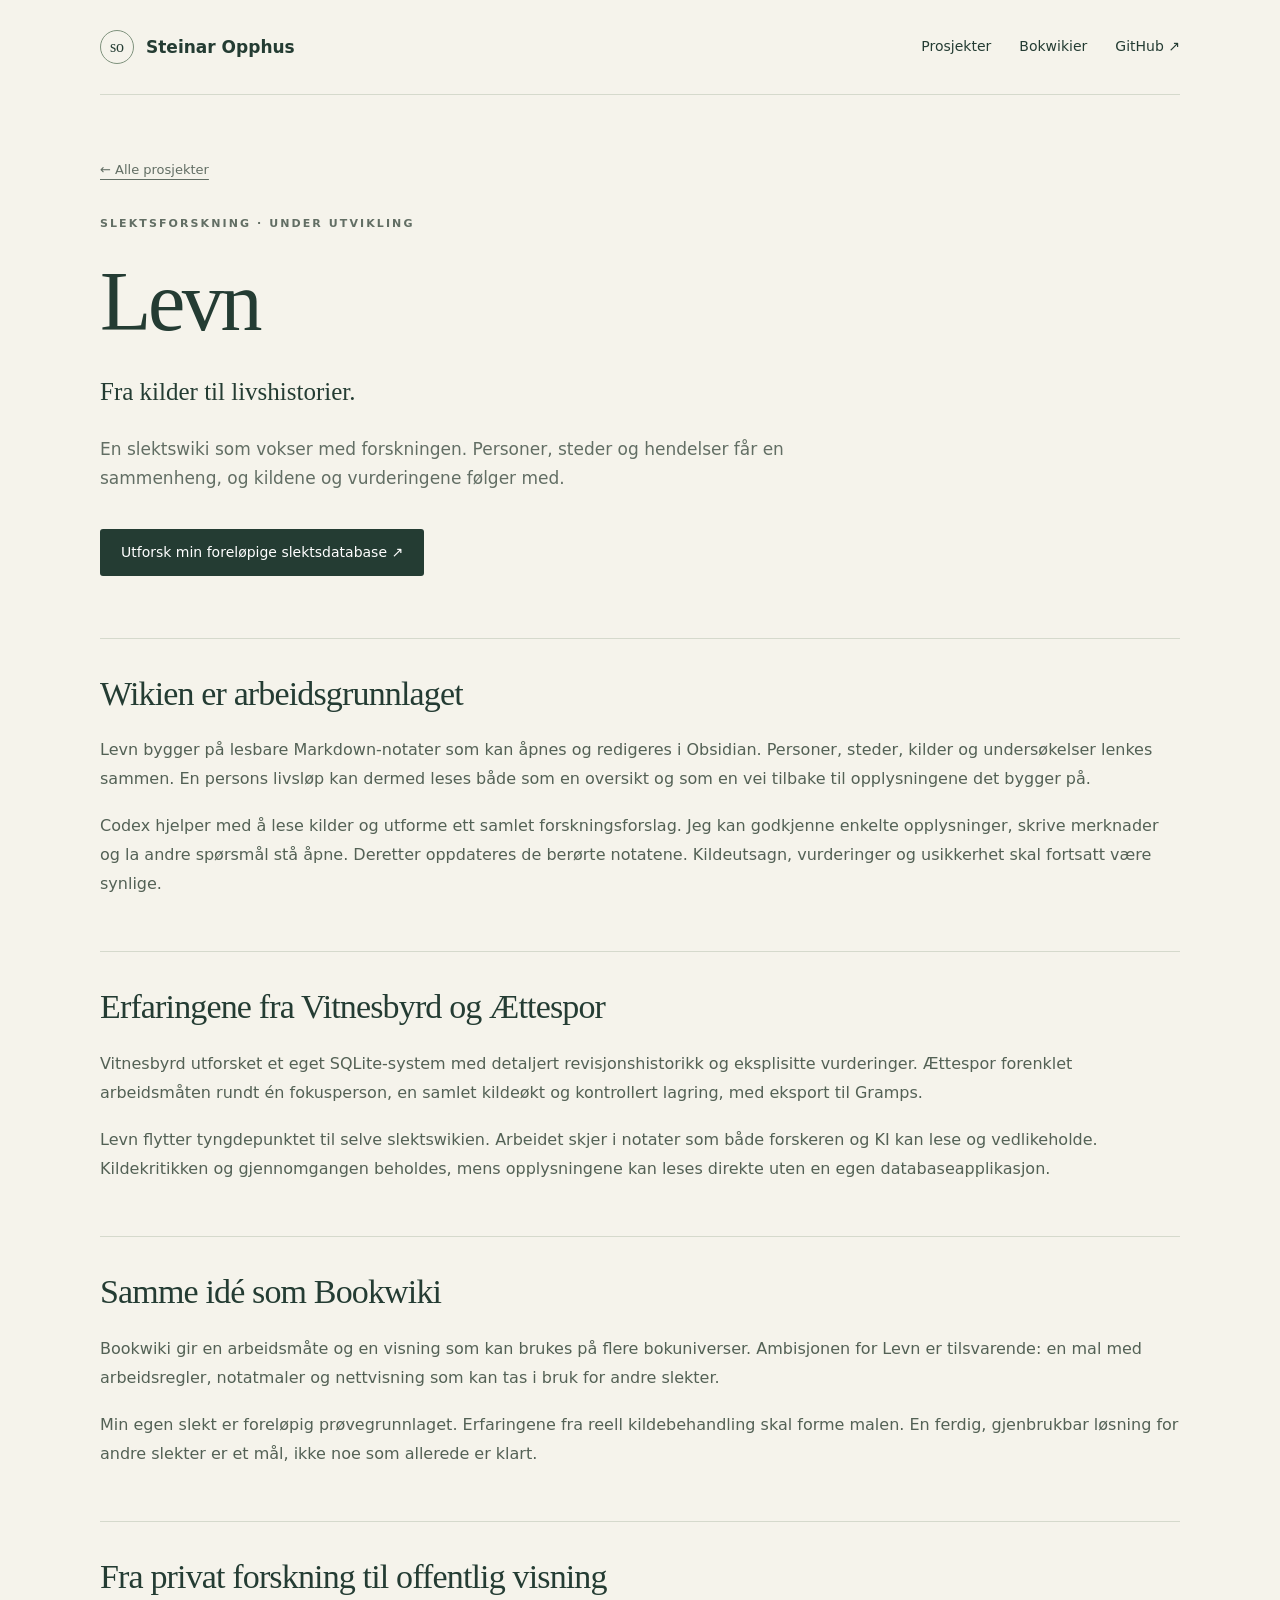
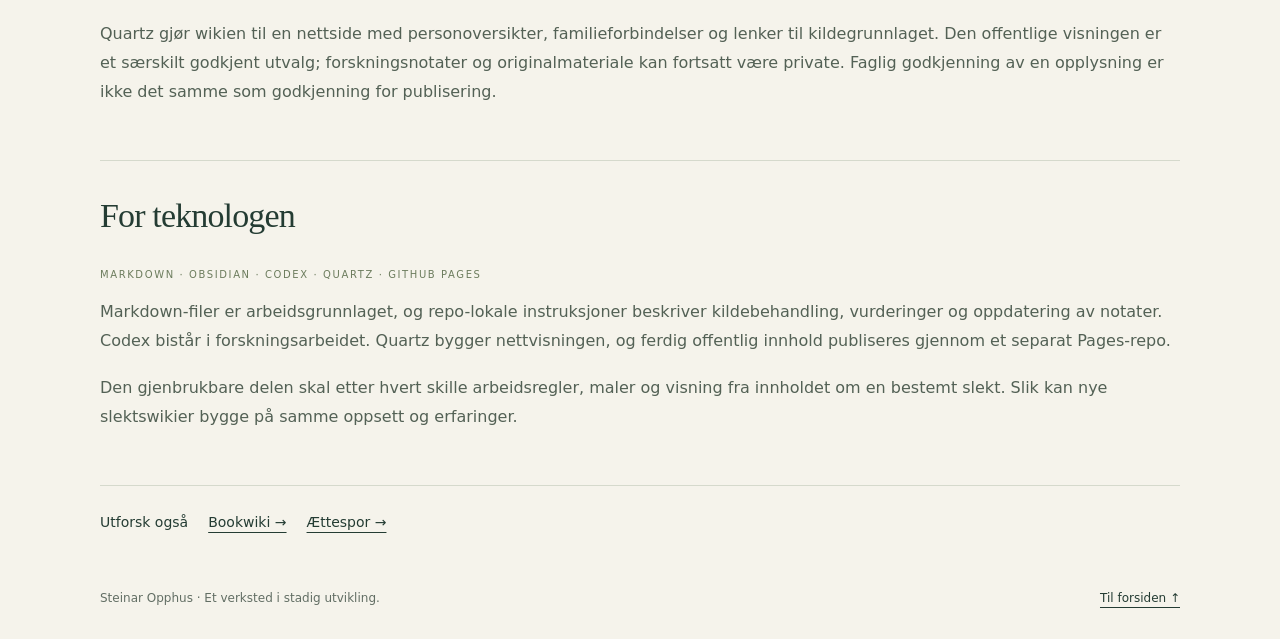
<file: levn.html>
<!doctype html><html lang="nb"><head><meta charset="utf-8"><meta name="viewport" content="width=device-width,initial-scale=1"><title>Levn — Steinar Opphus</title><meta name="description" content="En slektswiki fra kilder til livshistorier, med ambisjon om en gjenbrukbar mal for andre slekter."><meta name="theme-color" content="#f5f3eb"><link rel="stylesheet" href="site.css"></head><body><a class="skip" href="#innhold">Hopp til innhold</a><div class="wrap"><header><a class="brand" href="index.html"><span class="mark" aria-hidden="true">so</span>Steinar Opphus</a><nav aria-label="Hovedmeny"><a href="index.html#prosjekter">Prosjekter</a><a href="index.html#bokwikier">Bokwikier</a><a href="https://github.com/steinar-opphus">GitHub ↗</a></nav></header><main id="innhold"><div class="detail-hero"><div class="breadcrumb"><a href="index.html#prosjekter">← Alle prosjekter</a></div><p class="eyebrow">Slektsforskning · under utvikling</p><h1>Levn</h1><p class="lead">Fra kilder til livshistorier.</p><p class="intro">En slektswiki som vokser med forskningen. Personer, steder og hendelser får en sammenheng, og kildene og vurderingene følger med.</p><p><a class="button" href="https://steinar-opphus.github.io/levn-pages/">Utforsk min foreløpige slektsdatabase ↗</a></p></div><section class="article-section"><h2>Wikien er arbeidsgrunnlaget</h2><p>Levn bygger på lesbare Markdown-notater som kan åpnes og redigeres i Obsidian. Personer, steder, kilder og undersøkelser lenkes sammen. En persons livsløp kan dermed leses både som en oversikt og som en vei tilbake til opplysningene det bygger på.</p><p>Codex hjelper med å lese kilder og utforme ett samlet forskningsforslag. Jeg kan godkjenne enkelte opplysninger, skrive merknader og la andre spørsmål stå åpne. Deretter oppdateres de berørte notatene. Kildeutsagn, vurderinger og usikkerhet skal fortsatt være synlige.</p></section><section class="article-section"><h2>Erfaringene fra Vitnesbyrd og Ættespor</h2><p>Vitnesbyrd utforsket et eget SQLite-system med detaljert revisjonshistorikk og eksplisitte vurderinger. Ættespor forenklet arbeidsmåten rundt én fokusperson, en samlet kildeøkt og kontrollert lagring, med eksport til Gramps.</p><p>Levn flytter tyngdepunktet til selve slektswikien. Arbeidet skjer i notater som både forskeren og KI kan lese og vedlikeholde. Kildekritikken og gjennomgangen beholdes, mens opplysningene kan leses direkte uten en egen databaseapplikasjon.</p></section><section class="article-section"><h2>Samme idé som Bookwiki</h2><p>Bookwiki gir en arbeidsmåte og en visning som kan brukes på flere bokuniverser. Ambisjonen for Levn er tilsvarende: en mal med arbeidsregler, notatmaler og nettvisning som kan tas i bruk for andre slekter.</p><p>Min egen slekt er foreløpig prøvegrunnlaget. Erfaringene fra reell kildebehandling skal forme malen. En ferdig, gjenbrukbar løsning for andre slekter er et mål, ikke noe som allerede er klart.</p></section><section class="article-section"><h2>Fra privat forskning til offentlig visning</h2><p>Quartz gjør wikien til en nettside med personoversikter, familieforbindelser og lenker til kildegrunnlaget. Den offentlige visningen er et særskilt godkjent utvalg; forskningsnotater og originalmateriale kan fortsatt være private. Faglig godkjenning av en opplysning er ikke det samme som godkjenning for publisering.</p></section><section class="article-section"><h2>For teknologen</h2><span class="tech-label">Markdown · Obsidian · Codex · Quartz · GitHub Pages</span><p>Markdown-filer er arbeidsgrunnlaget, og repo-lokale instruksjoner beskriver kildebehandling, vurderinger og oppdatering av notater. Codex bistår i forskningsarbeidet. Quartz bygger nettvisningen, og ferdig offentlig innhold publiseres gjennom et separat Pages-repo.</p><p>Den gjenbrukbare delen skal etter hvert skille arbeidsregler, maler og visning fra innholdet om en bestemt slekt. Slik kan nye slektswikier bygge på samme oppsett og erfaringer.</p></section><div class="next-projects"><span>Utforsk også</span><a href="bookwiki.html">Bookwiki →</a><a href="aettespor.html">Ættespor →</a></div></main><footer><span>Steinar Opphus · Et verksted i stadig utvikling.</span><a href="index.html">Til forsiden ↑</a></footer></div></body></html>
</file>
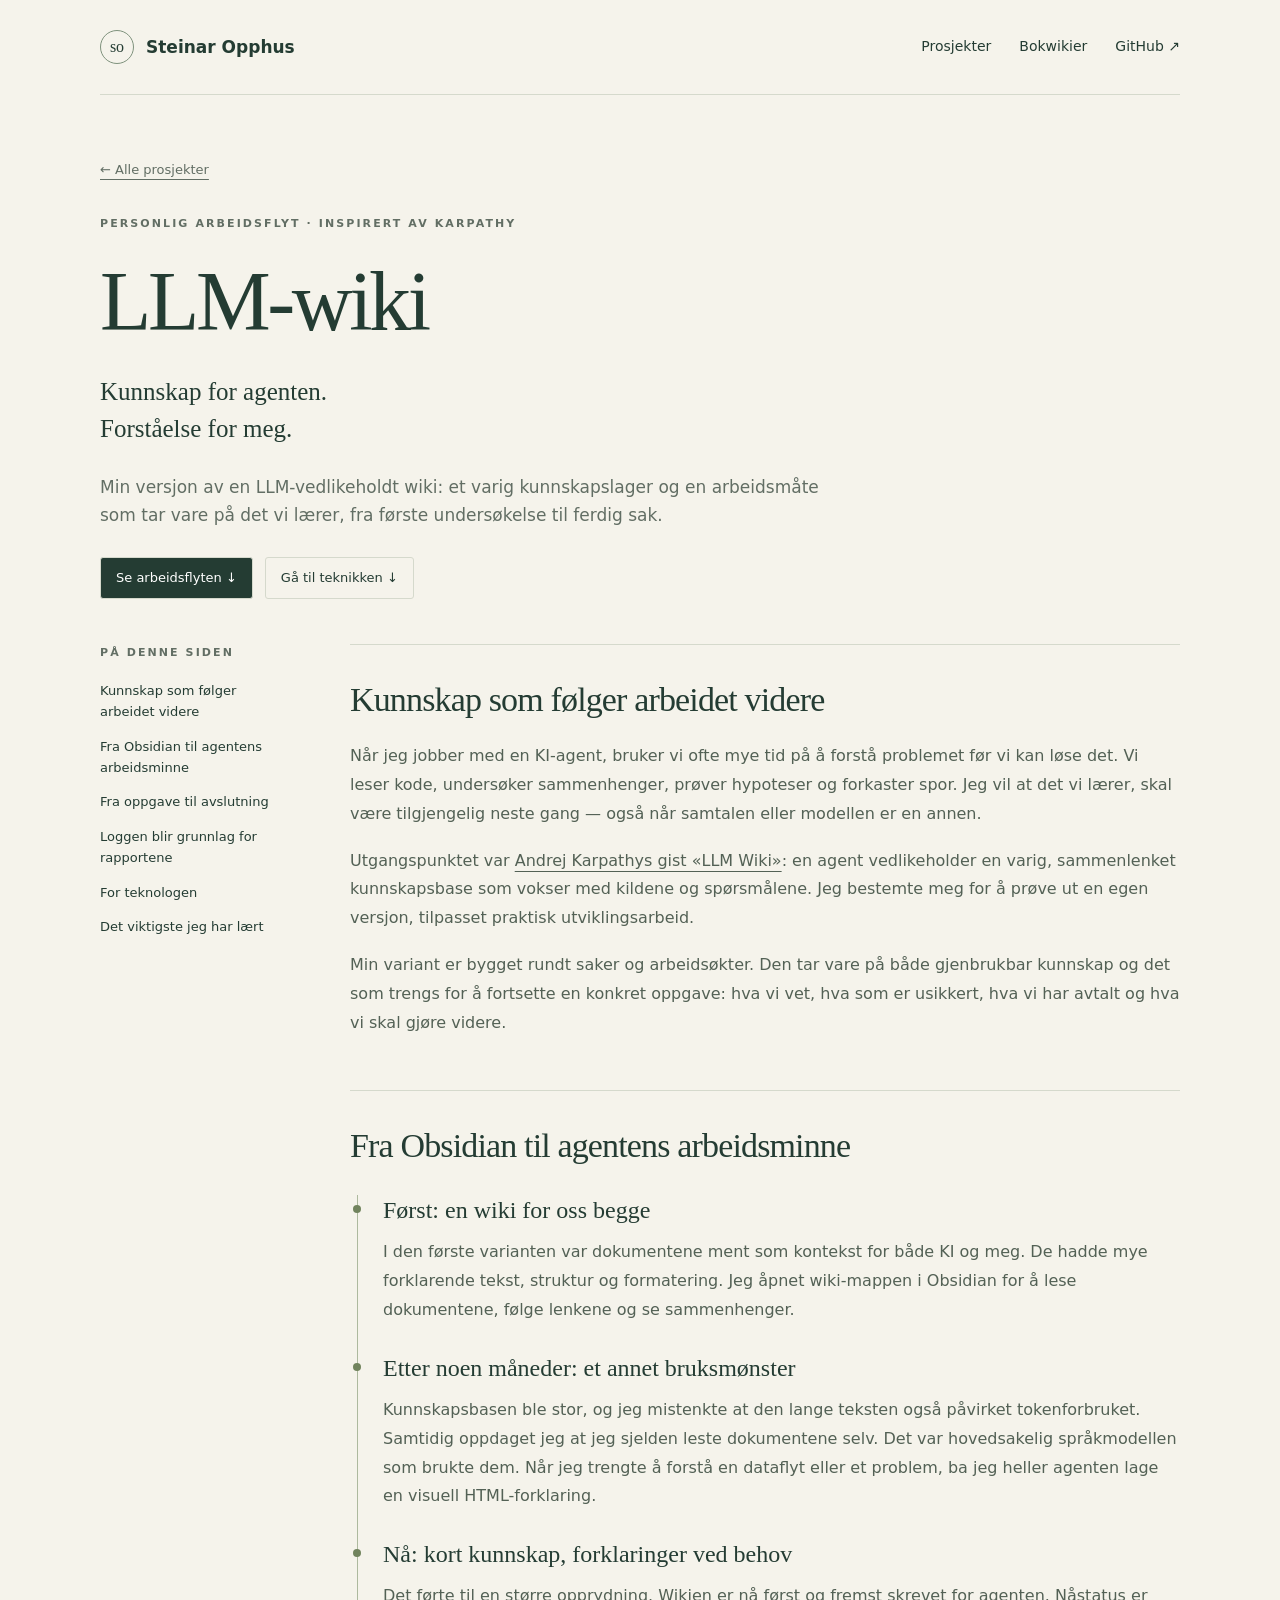
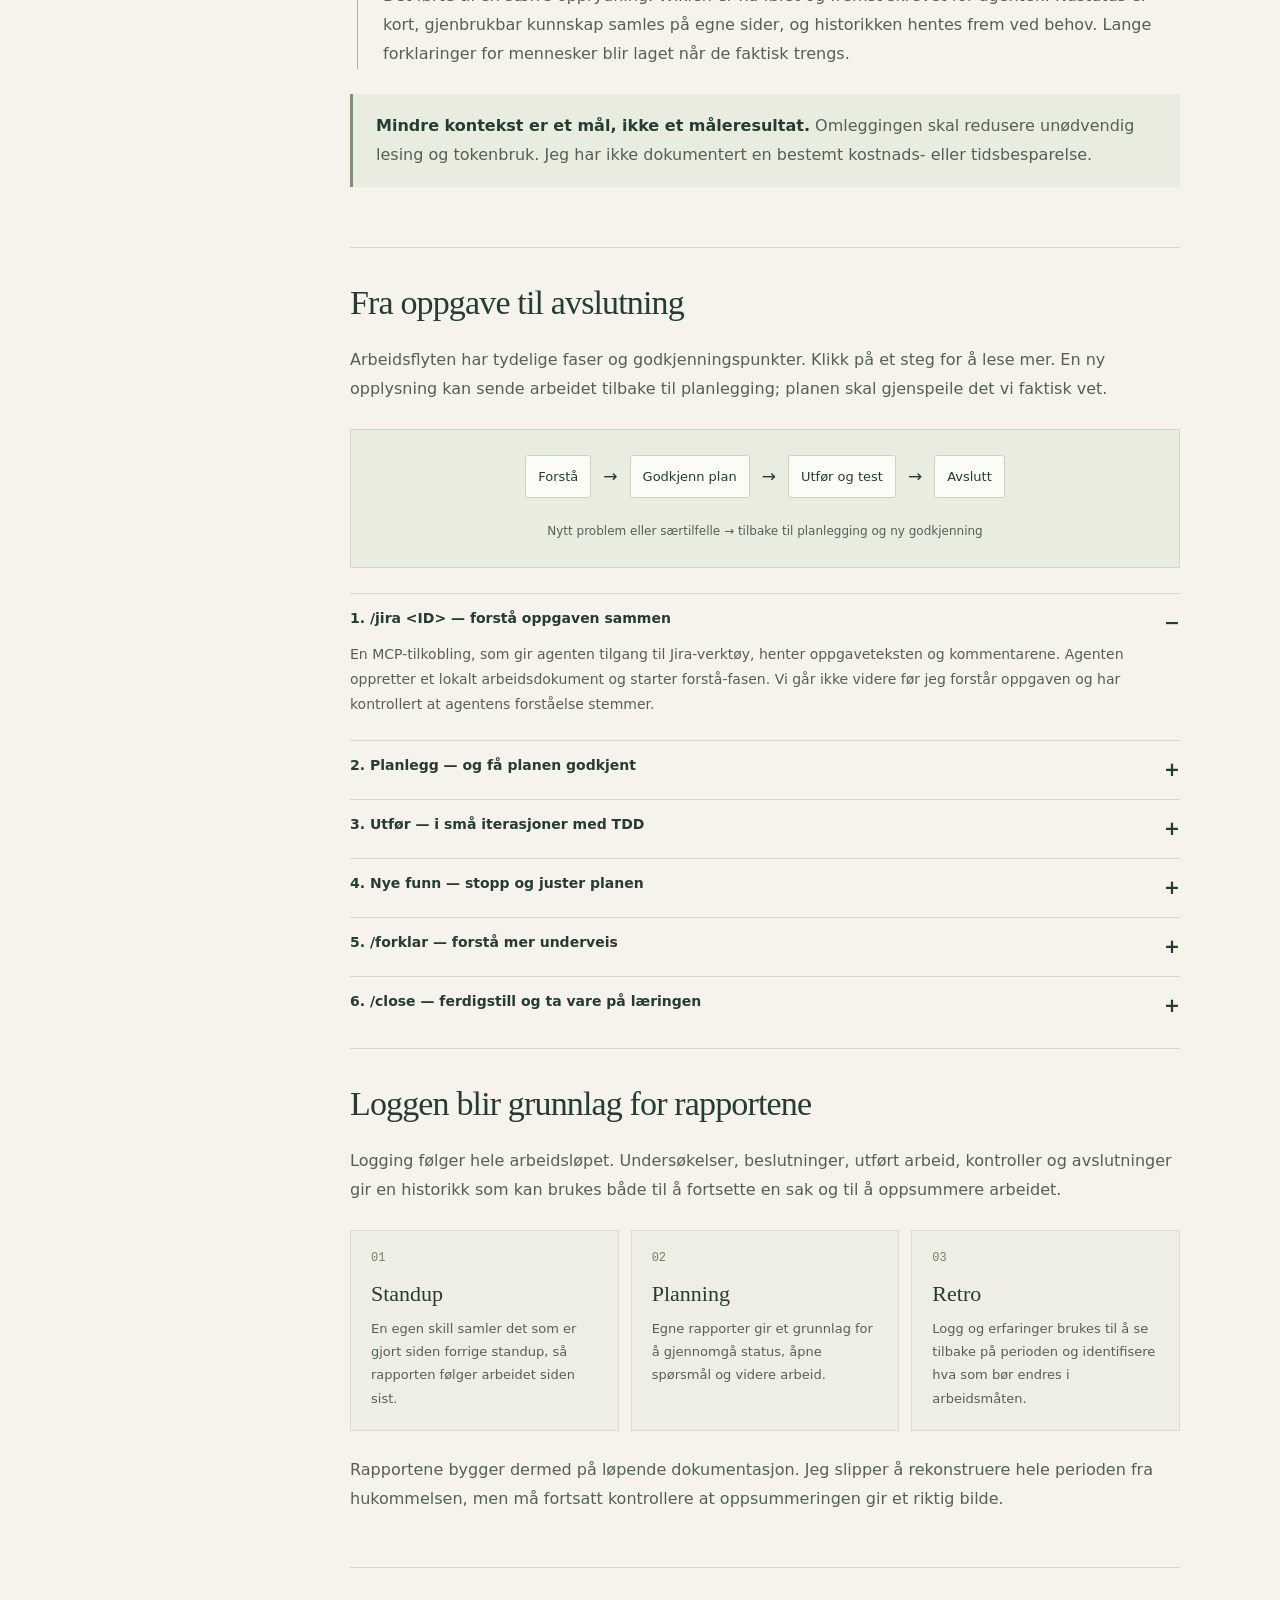
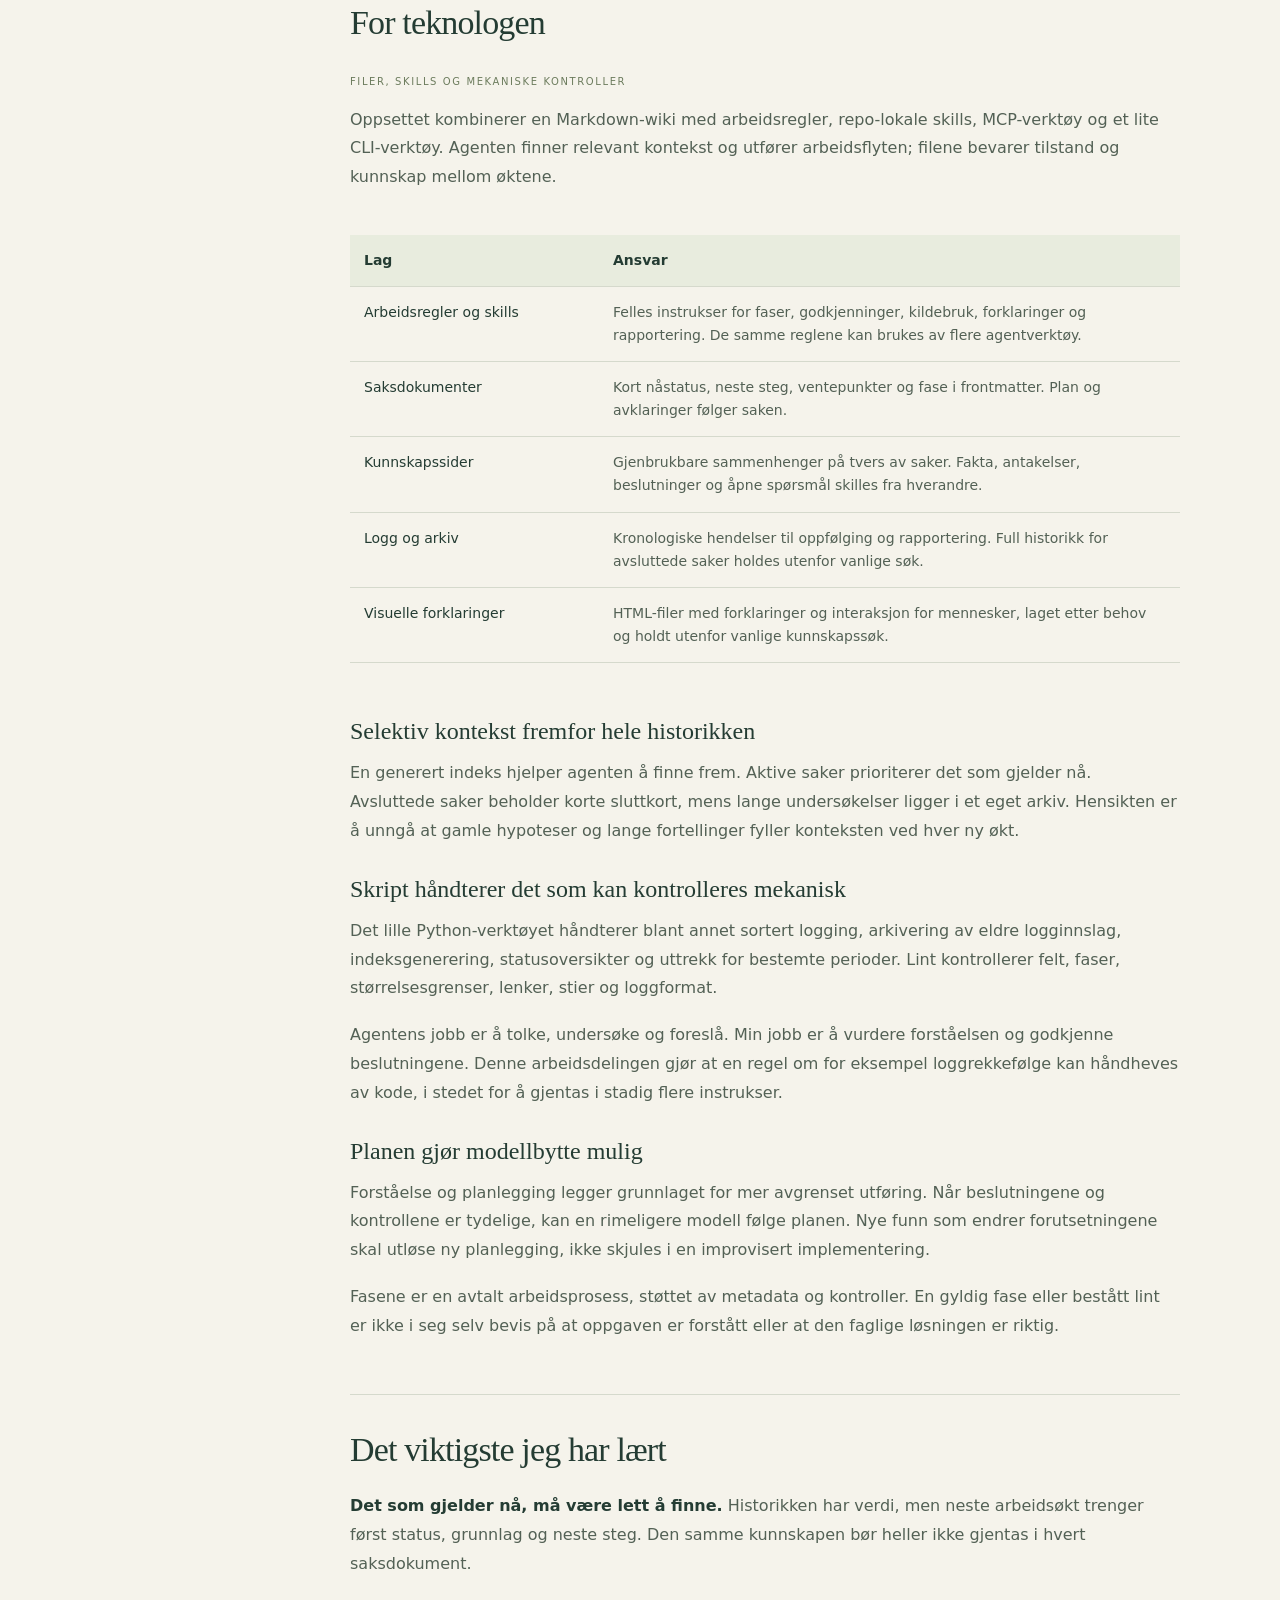
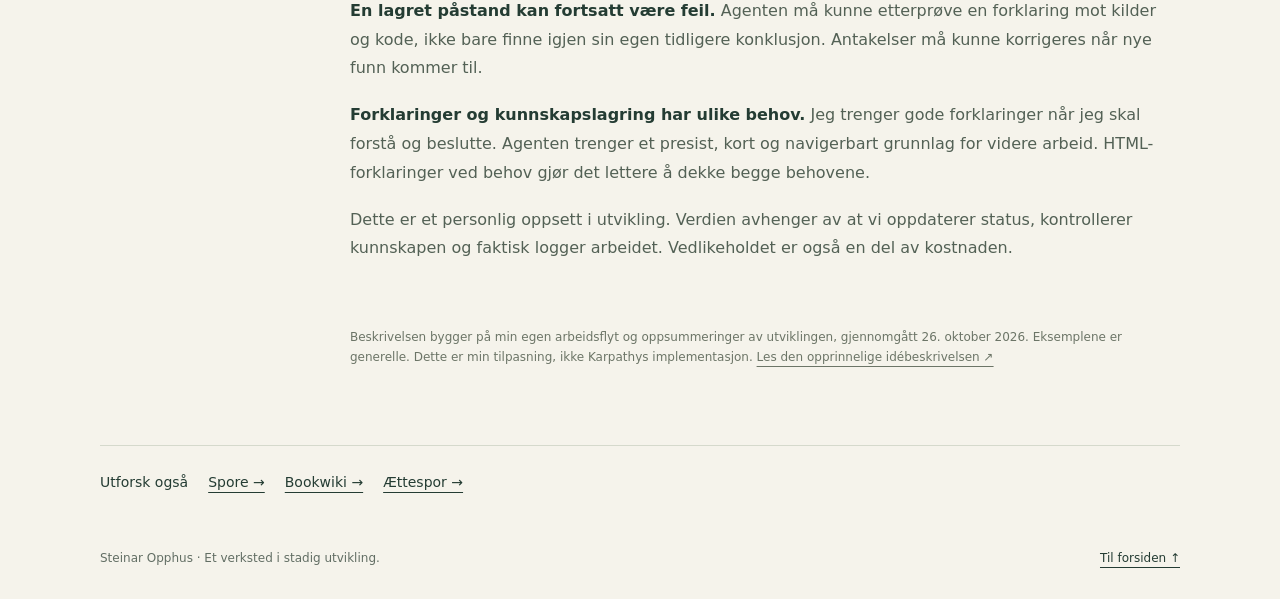
<file: llm-wiki.html>
<!doctype html><html lang="nb"><head><meta charset="utf-8"><meta name="viewport" content="width=device-width,initial-scale=1"><title>LLM-wiki — Steinar Opphus</title><meta name="description" content="Min versjon av Karpathys LLM-wiki: kompakt kunnskap for agenten, visuelle forklaringer for meg og en kontrollert arbeidsflyt fra Jira til avslutning."><meta name="theme-color" content="#f5f3eb"><link rel="stylesheet" href="site.css"></head><body><a class="skip" href="#innhold">Hopp til innhold</a><div class="wrap"><header><a class="brand" href="index.html"><span class="mark" aria-hidden="true">so</span>Steinar Opphus</a><nav aria-label="Hovedmeny"><a href="index.html#prosjekter">Prosjekter</a><a href="index.html#bokwikier">Bokwikier</a><a href="https://github.com/steinar-opphus">GitHub ↗</a></nav></header><main id="innhold"><div class="detail-hero"><div class="breadcrumb"><a href="index.html#prosjekter">← Alle prosjekter</a></div><p class="eyebrow">Personlig arbeidsflyt · inspirert av Karpathy</p><h1>LLM-wiki</h1><p class="lead">Kunnskap for agenten.<br>Forståelse for meg.</p><p class="intro">Min versjon av en LLM-vedlikeholdt wiki: et varig kunnskapslager og en arbeidsmåte som tar vare på det vi lærer, fra første undersøkelse til ferdig sak.</p><div class="jump"><a href="#arbeidsflyt">Se arbeidsflyten ↓</a><a href="#teknisk">Gå til teknikken ↓</a></div></div><div class="detail-grid"><aside class="toc" aria-label="På denne siden"><p class="eyebrow">På denne siden</p><a href="#formaal">Kunnskap som følger arbeidet videre</a><a href="#utvikling">Fra Obsidian til agentens arbeidsminne</a><a href="#arbeidsflyt">Fra oppgave til avslutning</a><a href="#rapportering">Loggen blir grunnlag for rapportene</a><a href="#teknisk">For teknologen</a><a href="#erfaringer">Det viktigste jeg har lært</a></aside><div><section class="article-section" id="formaal"><h2>Kunnskap som følger arbeidet videre</h2><p>Når jeg jobber med en KI-agent, bruker vi ofte mye tid på å forstå problemet før vi kan løse det. Vi leser kode, undersøker sammenhenger, prøver hypoteser og forkaster spor. Jeg vil at det vi lærer, skal være tilgjengelig neste gang — også når samtalen eller modellen er en annen.</p><p>Utgangspunktet var <a href="https://gist.github.com/karpathy/442a6bf555914893e9891c11519de94f">Andrej Karpathys gist «LLM Wiki»</a>: en agent vedlikeholder en varig, sammenlenket kunnskapsbase som vokser med kildene og spørsmålene. Jeg bestemte meg for å prøve ut en egen versjon, tilpasset praktisk utviklingsarbeid.</p><p>Min variant er bygget rundt saker og arbeidsøkter. Den tar vare på både gjenbrukbar kunnskap og det som trengs for å fortsette en konkret oppgave: hva vi vet, hva som er usikkert, hva vi har avtalt og hva vi skal gjøre videre.</p></section><section class="article-section" id="utvikling"><h2>Fra Obsidian til agentens arbeidsminne</h2><div class="history"><h3>Først: en wiki for oss begge</h3><p>I den første varianten var dokumentene ment som kontekst for både KI og meg. De hadde mye forklarende tekst, struktur og formatering. Jeg åpnet wiki-mappen i Obsidian for å lese dokumentene, følge lenkene og se sammenhenger.</p><h3>Etter noen måneder: et annet bruksmønster</h3><p>Kunnskapsbasen ble stor, og jeg mistenkte at den lange teksten også påvirket tokenforbruket. Samtidig oppdaget jeg at jeg sjelden leste dokumentene selv. Det var hovedsakelig språkmodellen som brukte dem. Når jeg trengte å forstå en dataflyt eller et problem, ba jeg heller agenten lage en visuell HTML-forklaring.</p><h3>Nå: kort kunnskap, forklaringer ved behov</h3><p>Det førte til en større opprydning. Wikien er nå først og fremst skrevet for agenten. Nåstatus er kort, gjenbrukbar kunnskap samles på egne sider, og historikken hentes frem ved behov. Lange forklaringer for mennesker blir laget når de faktisk trengs.</p></div><div class="callout"><p><strong>Mindre kontekst er et mål, ikke et måleresultat.</strong> Omleggingen skal redusere unødvendig lesing og tokenbruk. Jeg har ikke dokumentert en bestemt kostnads- eller tidsbesparelse.</p></div></section><section class="article-section" id="arbeidsflyt"><h2>Fra oppgave til avslutning</h2><p>Arbeidsflyten har tydelige faser og godkjenningspunkter. Klikk på et steg for å lese mer. En ny opplysning kan sende arbeidet tilbake til planlegging; planen skal gjenspeile det vi faktisk vet.</p>
<div class="workflow-map" aria-label="Arbeidsflyt"><span>Forstå</span><span aria-hidden="true">→</span><span>Godkjenn plan</span><span aria-hidden="true">→</span><span>Utfør og test</span><span aria-hidden="true">→</span><span>Avslutt</span><small>Nytt problem eller særtilfelle → tilbake til planlegging og ny godkjenning</small></div>
<details open><summary>1. /jira &lt;ID&gt; — forstå oppgaven sammen</summary><p>En MCP-tilkobling, som gir agenten tilgang til Jira-verktøy, henter oppgaveteksten og kommentarene. Agenten oppretter et lokalt arbeidsdokument og starter forstå-fasen. Vi går ikke videre før jeg forstår oppgaven og har kontrollert at agentens forståelse stemmer.</p></details>
<details><summary>2. Planlegg — og få planen godkjent</summary><p>Vi lager en detaljert plan frem til ferdigstillelse, med steg og kontroller. Åpne spørsmål og forutsetninger må frem. Planen godkjennes før utføringen starter.</p></details>
<details><summary>3. Utfør — i små iterasjoner med TDD</summary><p>Agenten følger den godkjente planen steg for steg. Testdrevet utvikling betyr at forventet oppførsel uttrykkes i en test, før kodeendringen får testen til å bestå. Deretter kan løsningen ryddes opp. Med en tydelig plan kan jeg velge en billigere modell til utføringen.</p></details>
<details><summary>4. Nye funn — stopp og juster planen</summary><p>Hvis et problem eller et uforutsett særtilfelle viser at planen ikke holder, stoppes utføringen. Vi går tilbake til planlegging, tar inn den nye informasjonen og godkjenner en justert plan før arbeidet fortsetter.</p></details>
<details><summary>5. /forklar — forstå mer underveis</summary><p>Når jeg trenger en forklaring, lager denne skillen en visuell og interaktiv HTML-side om det jeg lurer på. Diagrammer brukes der de hjelper, for eksempel til å vise en dataflyt eller et valg mellom løsninger. Dette kan skje i alle faser.</p></details>
<details><summary>6. /close — ferdigstill og ta vare på læringen</summary><p>Når saken er ferdig, samles resultatet, statusene oppdateres og eventuell gjenbrukbar kunnskap fra undersøkelsene løftes ut i wikien. En oppsummerende sluttkommentar i Jira kan inngå i avslutningen. Saken får et kort sluttkort, mens den utfyllende historikken bevares separat.</p></details></section><section class="article-section" id="rapportering"><h2>Loggen blir grunnlag for rapportene</h2><p>Logging følger hele arbeidsløpet. Undersøkelser, beslutninger, utført arbeid, kontroller og avslutninger gir en historikk som kan brukes både til å fortsette en sak og til å oppsummere arbeidet.</p><div class="steps"><div class="step"><b>Standup</b><p>En egen skill samler det som er gjort siden forrige standup, så rapporten følger arbeidet siden sist.</p></div><div class="step"><b>Planning</b><p>Egne rapporter gir et grunnlag for å gjennomgå status, åpne spørsmål og videre arbeid.</p></div><div class="step"><b>Retro</b><p>Logg og erfaringer brukes til å se tilbake på perioden og identifisere hva som bør endres i arbeidsmåten.</p></div></div><p>Rapportene bygger dermed på løpende dokumentasjon. Jeg slipper å rekonstruere hele perioden fra hukommelsen, men må fortsatt kontrollere at oppsummeringen gir et riktig bilde.</p></section><section class="article-section" id="teknisk"><h2>For teknologen</h2><span class="tech-label">Filer, skills og mekaniske kontroller</span><p>Oppsettet kombinerer en Markdown-wiki med arbeidsregler, repo-lokale skills, MCP-verktøy og et lite CLI-verktøy. Agenten finner relevant kontekst og utfører arbeidsflyten; filene bevarer tilstand og kunnskap mellom øktene.</p><div class="table-wrap"><table><thead><tr><th>Lag</th><th>Ansvar</th></tr></thead><tbody><tr><td>Arbeidsregler og skills</td><td>Felles instrukser for faser, godkjenninger, kildebruk, forklaringer og rapportering. De samme reglene kan brukes av flere agentverktøy.</td></tr><tr><td>Saksdokumenter</td><td>Kort nåstatus, neste steg, ventepunkter og fase i frontmatter. Plan og avklaringer følger saken.</td></tr><tr><td>Kunnskapssider</td><td>Gjenbrukbare sammenhenger på tvers av saker. Fakta, antakelser, beslutninger og åpne spørsmål skilles fra hverandre.</td></tr><tr><td>Logg og arkiv</td><td>Kronologiske hendelser til oppfølging og rapportering. Full historikk for avsluttede saker holdes utenfor vanlige søk.</td></tr><tr><td>Visuelle forklaringer</td><td>HTML-filer med forklaringer og interaksjon for mennesker, laget etter behov og holdt utenfor vanlige kunnskapssøk.</td></tr></tbody></table></div><h3>Selektiv kontekst fremfor hele historikken</h3><p>En generert indeks hjelper agenten å finne frem. Aktive saker prioriterer det som gjelder nå. Avsluttede saker beholder korte sluttkort, mens lange undersøkelser ligger i et eget arkiv. Hensikten er å unngå at gamle hypoteser og lange fortellinger fyller konteksten ved hver ny økt.</p><h3>Skript håndterer det som kan kontrolleres mekanisk</h3><p>Det lille Python-verktøyet håndterer blant annet sortert logging, arkivering av eldre logginnslag, indeksgenerering, statusoversikter og uttrekk for bestemte perioder. Lint kontrollerer felt, faser, størrelsesgrenser, lenker, stier og loggformat.</p><p>Agentens jobb er å tolke, undersøke og foreslå. Min jobb er å vurdere forståelsen og godkjenne beslutningene. Denne arbeidsdelingen gjør at en regel om for eksempel loggrekkefølge kan håndheves av kode, i stedet for å gjentas i stadig flere instrukser.</p><h3>Planen gjør modellbytte mulig</h3><p>Forståelse og planlegging legger grunnlaget for mer avgrenset utføring. Når beslutningene og kontrollene er tydelige, kan en rimeligere modell følge planen. Nye funn som endrer forutsetningene skal utløse ny planlegging, ikke skjules i en improvisert implementering.</p><p>Fasene er en avtalt arbeidsprosess, støttet av metadata og kontroller. En gyldig fase eller bestått lint er ikke i seg selv bevis på at oppgaven er forstått eller at den faglige løsningen er riktig.</p></section><section class="article-section" id="erfaringer"><h2>Det viktigste jeg har lært</h2><p><strong>Det som gjelder nå, må være lett å finne.</strong> Historikken har verdi, men neste arbeidsøkt trenger først status, grunnlag og neste steg. Den samme kunnskapen bør heller ikke gjentas i hvert saksdokument.</p><p><strong>En lagret påstand kan fortsatt være feil.</strong> Agenten må kunne etterprøve en forklaring mot kilder og kode, ikke bare finne igjen sin egen tidligere konklusjon. Antakelser må kunne korrigeres når nye funn kommer til.</p><p><strong>Forklaringer og kunnskapslagring har ulike behov.</strong> Jeg trenger gode forklaringer når jeg skal forstå og beslutte. Agenten trenger et presist, kort og navigerbart grunnlag for videre arbeid. HTML-forklaringer ved behov gjør det lettere å dekke begge behovene.</p><p>Dette er et personlig oppsett i utvikling. Verdien avhenger av at vi oppdaterer status, kontrollerer kunnskapen og faktisk logger arbeidet. Vedlikeholdet er også en del av kostnaden.</p></section><p class="source-note">Beskrivelsen bygger på min egen arbeidsflyt og oppsummeringer av utviklingen, gjennomgått 26. oktober 2026. Eksemplene er generelle. Dette er min tilpasning, ikke Karpathys implementasjon. <a href="https://gist.github.com/karpathy/442a6bf555914893e9891c11519de94f">Les den opprinnelige idébeskrivelsen ↗</a></p></div></div><div class="next-projects"><span>Utforsk også</span><a href="spore.html">Spore →</a><a href="bookwiki.html">Bookwiki →</a><a href="aettespor.html">Ættespor →</a></div></main><footer><span>Steinar Opphus · Et verksted i stadig utvikling.</span><a href="index.html">Til forsiden ↑</a></footer></div></body></html>
</file>
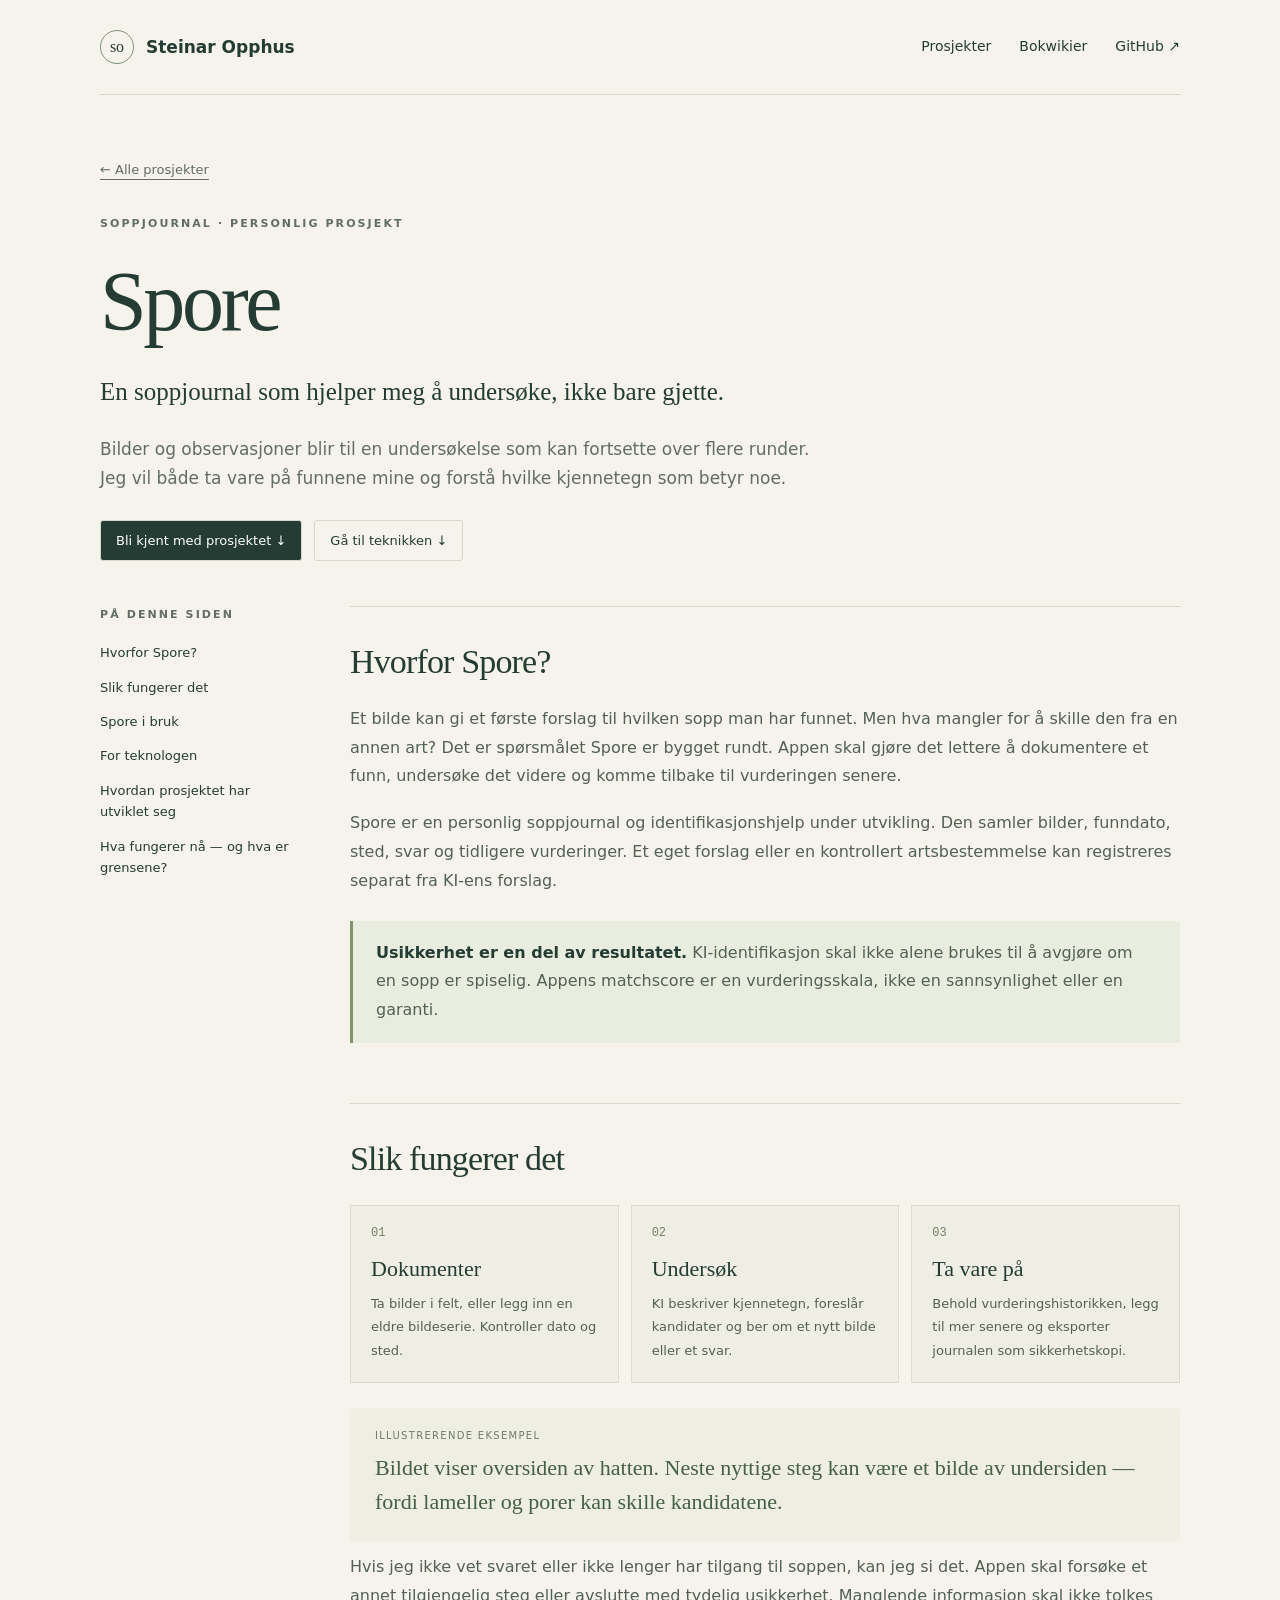
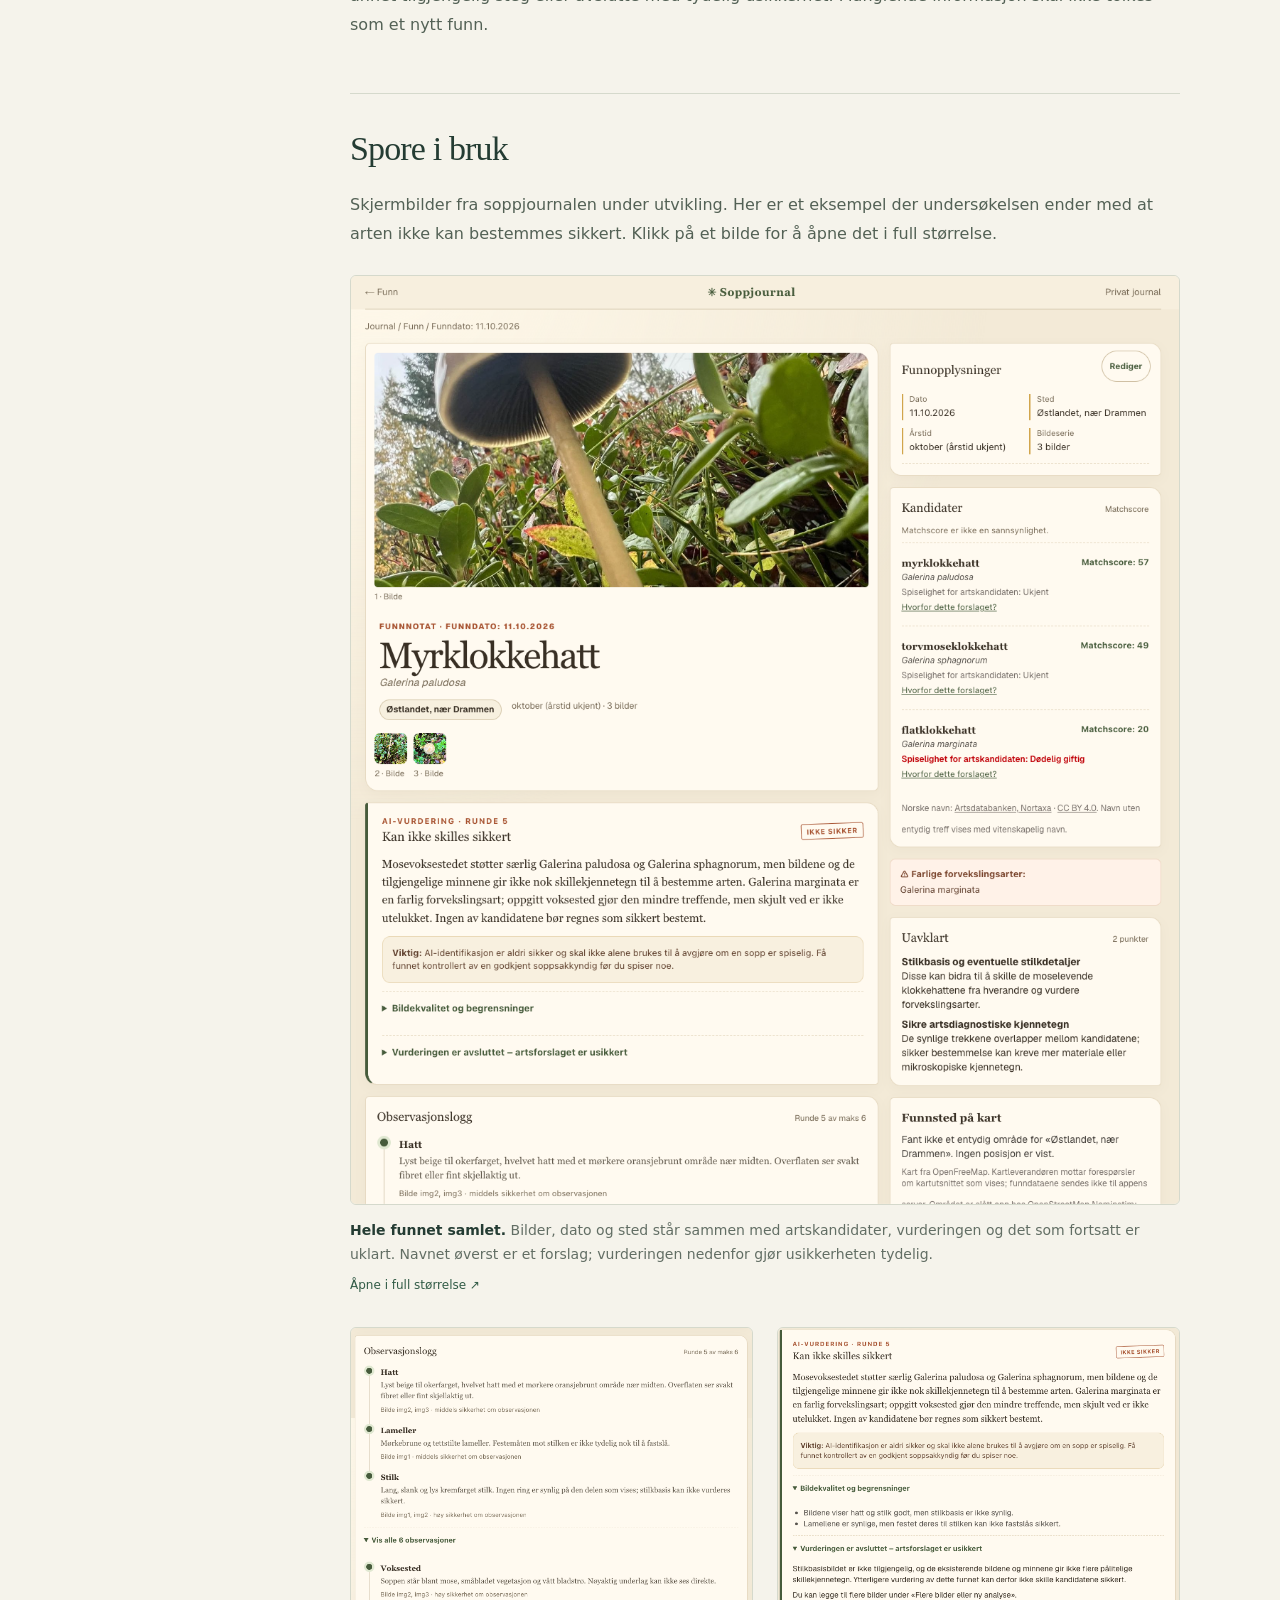
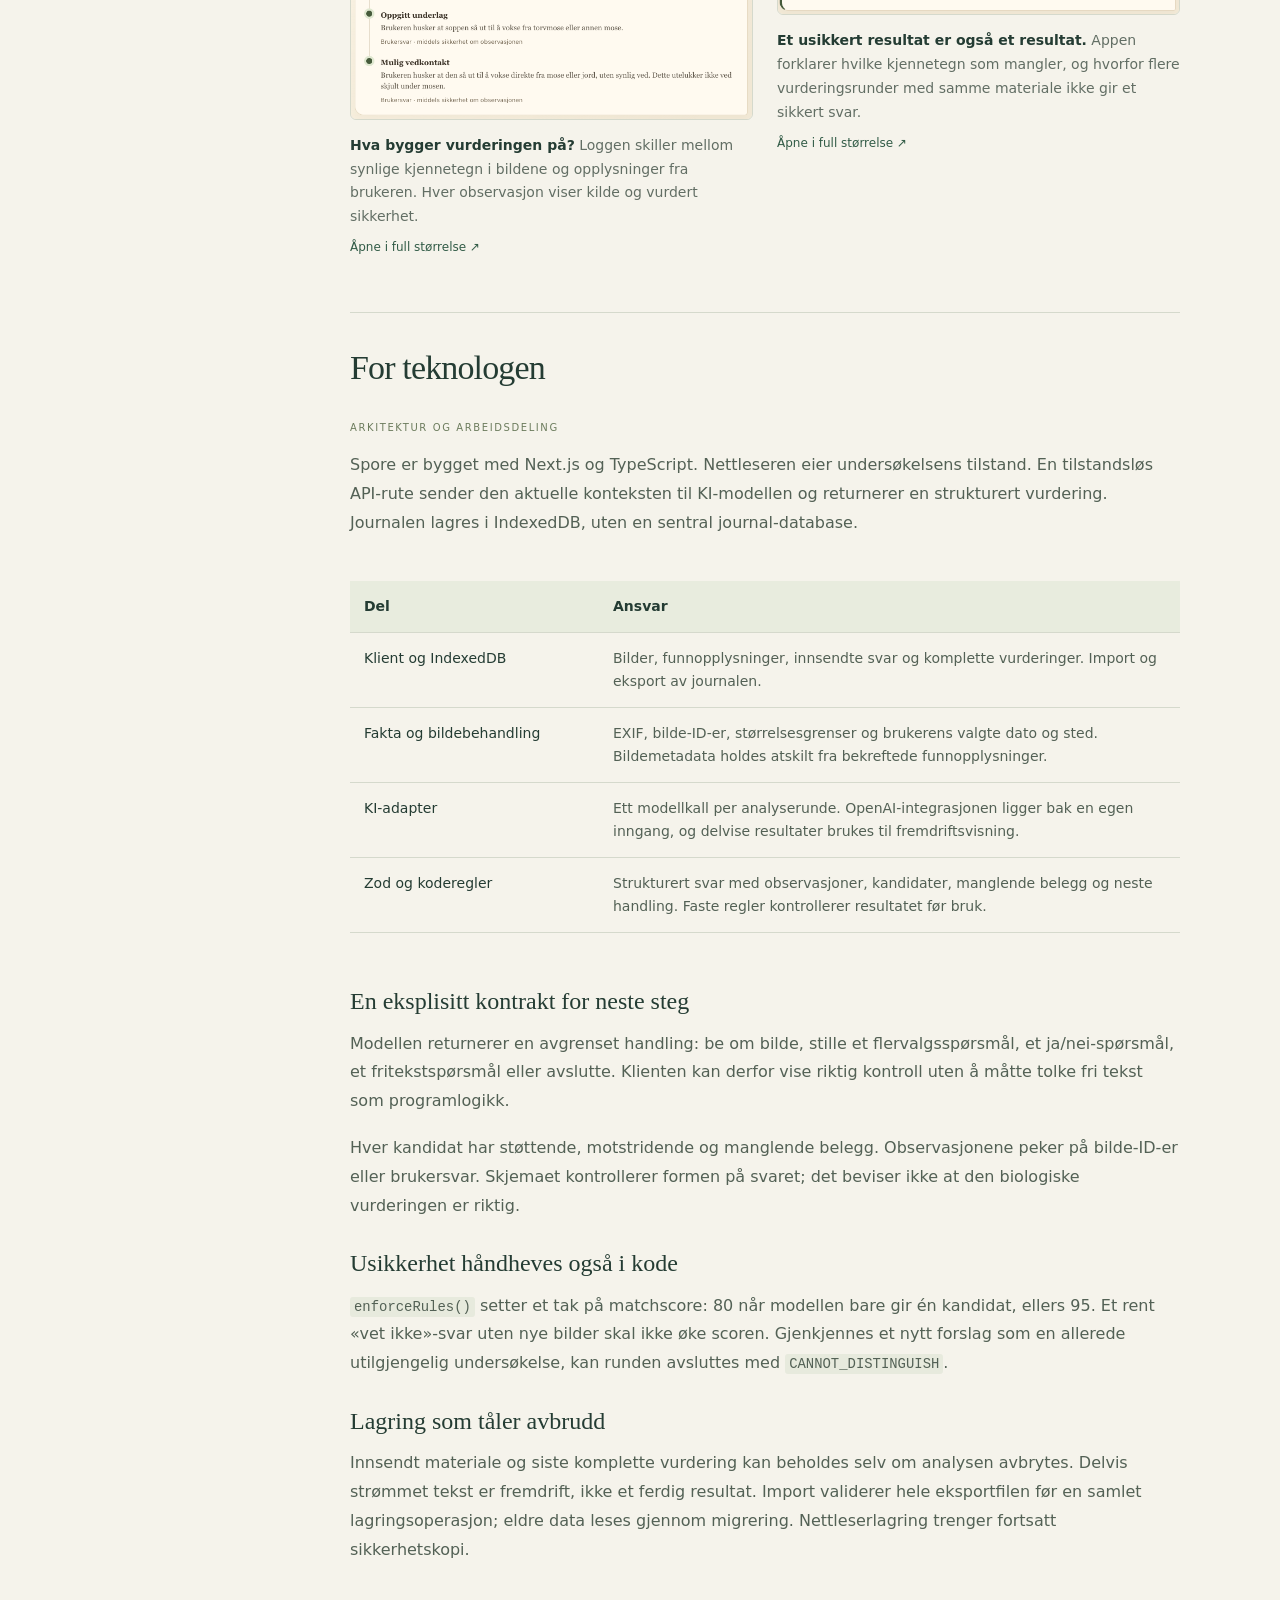
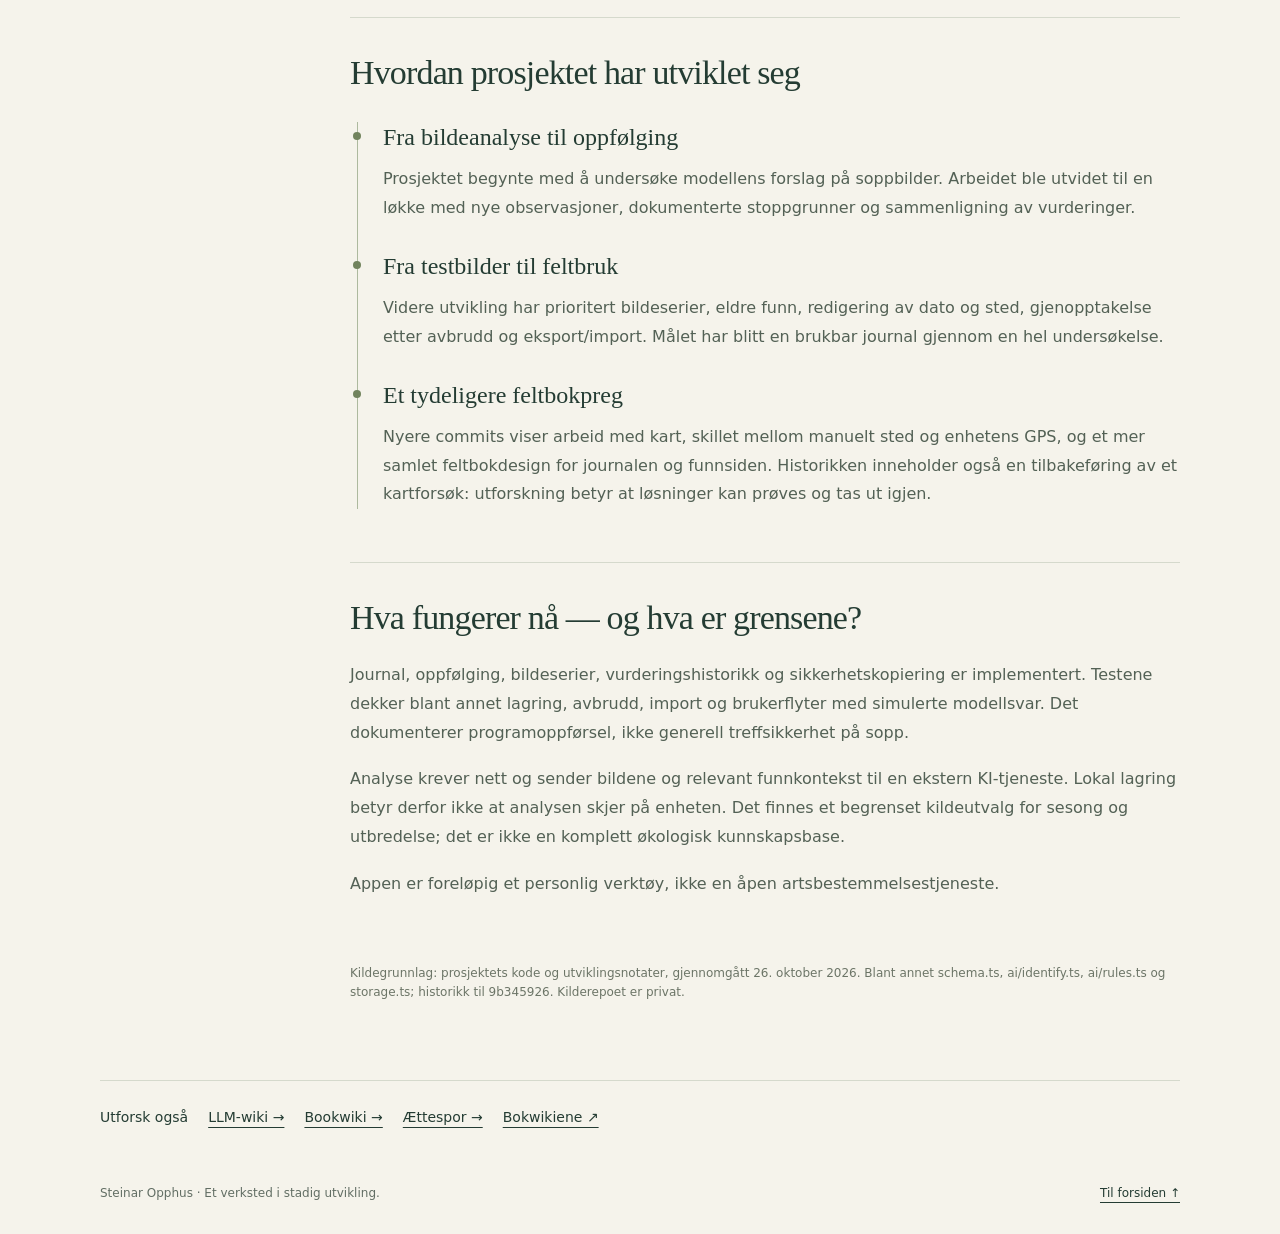
<file: spore.html>
<!doctype html><html lang="nb"><head><meta charset="utf-8"><meta name="viewport" content="width=device-width,initial-scale=1"><title>Spore — Steinar Opphus</title><meta name="description" content="En soppjournal som hjelper meg å undersøke, ikke bare gjette."><meta name="theme-color" content="#f5f3eb"><link rel="stylesheet" href="site.css"></head><body><a class="skip" href="#innhold">Hopp til innhold</a><div class="wrap"><header><a class="brand" href="index.html"><span class="mark" aria-hidden="true">so</span>Steinar Opphus</a><nav aria-label="Hovedmeny"><a href="index.html#prosjekter">Prosjekter</a><a href="index.html#bokwikier">Bokwikier</a><a href="https://github.com/steinar-opphus">GitHub ↗</a></nav></header><main id="innhold"><div class="detail-hero"><div class="breadcrumb"><a href="index.html#prosjekter">← Alle prosjekter</a></div><p class="eyebrow">Soppjournal · personlig prosjekt</p><h1>Spore</h1><p class="lead">En soppjournal som hjelper meg å undersøke, ikke bare gjette.</p><p class="intro">Bilder og observasjoner blir til en undersøkelse som kan fortsette over flere runder. Jeg vil både ta vare på funnene mine og forstå hvilke kjennetegn som betyr noe.</p><div class="jump"><a href="#formaal">Bli kjent med prosjektet ↓</a><a href="#teknisk">Gå til teknikken ↓</a></div></div><div class="detail-grid"><aside class="toc" aria-label="På denne siden"><p class="eyebrow">På denne siden</p><a href="#formaal">Hvorfor Spore?</a><a href="#arbeidsflyt">Slik fungerer det</a><a href="#skjermbilder">Spore i bruk</a><a href="#teknisk">For teknologen</a><a href="#historikk">Hvordan prosjektet har utviklet seg</a><a href="#status">Hva fungerer nå — og hva er grensene?</a></aside><div><section class="article-section" id="formaal"><h2>Hvorfor Spore?</h2><p>Et bilde kan gi et første forslag til hvilken sopp man har funnet. Men hva mangler for å skille den fra en annen art? Det er spørsmålet Spore er bygget rundt. Appen skal gjøre det lettere å dokumentere et funn, undersøke det videre og komme tilbake til vurderingen senere.</p><p>Spore er en personlig soppjournal og identifikasjonshjelp under utvikling. Den samler bilder, funndato, sted, svar og tidligere vurderinger. Et eget forslag eller en kontrollert artsbestemmelse kan registreres separat fra KI-ens forslag.</p><div class="callout"><p><strong>Usikkerhet er en del av resultatet.</strong> KI-identifikasjon skal ikke alene brukes til å avgjøre om en sopp er spiselig. Appens matchscore er en vurderingsskala, ikke en sannsynlighet eller en garanti.</p></div></section><section class="article-section" id="arbeidsflyt"><h2>Slik fungerer det</h2><div class="steps"><div class="step"><b>Dokumenter</b><p>Ta bilder i felt, eller legg inn en eldre bildeserie. Kontroller dato og sted.</p></div><div class="step"><b>Undersøk</b><p>KI beskriver kjennetegn, foreslår kandidater og ber om et nytt bilde eller et svar.</p></div><div class="step"><b>Ta vare på</b><p>Behold vurderingshistorikken, legg til mer senere og eksporter journalen som sikkerhetskopi.</p></div></div><div class="sample"><small>Illustrerende eksempel</small>Bildet viser oversiden av hatten. Neste nyttige steg kan være et bilde av undersiden — fordi lameller og porer kan skille kandidatene.</div><p>Hvis jeg ikke vet svaret eller ikke lenger har tilgang til soppen, kan jeg si det. Appen skal forsøke et annet tilgjengelig steg eller avslutte med tydelig usikkerhet. Manglende informasjon skal ikke tolkes som et nytt funn.</p></section><section class="article-section" id="skjermbilder"><h2>Spore i bruk</h2><p>Skjermbilder fra soppjournalen under utvikling. Her er et eksempel der undersøkelsen ender med at arten ikke kan bestemmes sikkert. Klikk på et bilde for å åpne det i full størrelse.</p><figure class="spore-shot"><a href="images/spore-funn-oversikt.png" target="_blank" rel="noopener" aria-label="Åpne oversiktsbildet av et soppfunn i full størrelse (ny fane)"><img src="images/spore-funn-oversikt.png" width="1165" height="1306" loading="lazy" decoding="async" alt="Funnsiden i Spore med soppbilder, funnopplysninger, flere artskandidater og en usikker KI-vurdering."></a><figcaption><strong>Hele funnet samlet.</strong> Bilder, dato og sted står sammen med artskandidater, vurderingen og det som fortsatt er uklart. Navnet øverst er et forslag; vurderingen nedenfor gjør usikkerheten tydelig.<span>Åpne i full størrelse ↗</span></figcaption></figure><div class="spore-shot-grid"><figure class="spore-shot"><a href="images/spore-observasjoner.png" target="_blank" rel="noopener" aria-label="Åpne observasjonsloggen i full størrelse (ny fane)"><img src="images/spore-observasjoner.png" width="737" height="718" loading="lazy" decoding="async" alt="Observasjonslogg med hatt, lameller, stilk og voksested, med kilde og sikkerhet for hver observasjon."></a><figcaption><strong>Hva bygger vurderingen på?</strong> Loggen skiller mellom synlige kjennetegn i bildene og opplysninger fra brukeren. Hver observasjon viser kilde og vurdert sikkerhet.<span>Åpne i full størrelse ↗</span></figcaption></figure><figure class="spore-shot"><a href="images/spore-usikkerhet.png" target="_blank" rel="noopener" aria-label="Åpne KI-vurderingen i full størrelse (ny fane)"><img src="images/spore-usikkerhet.png" width="731" height="522" loading="lazy" decoding="async" alt="Utvidet KI-vurdering merket Kan ikke skilles sikkert, med bildekvalitet, begrensninger og begrunnelse for å avslutte undersøkelsen."></a><figcaption><strong>Et usikkert resultat er også et resultat.</strong> Appen forklarer hvilke kjennetegn som mangler, og hvorfor flere vurderingsrunder med samme materiale ikke gir et sikkert svar.<span>Åpne i full størrelse ↗</span></figcaption></figure></div></section><section class="article-section" id="teknisk"><h2>For teknologen</h2><span class="tech-label">Arkitektur og arbeidsdeling</span><p>Spore er bygget med Next.js og TypeScript. Nettleseren eier undersøkelsens tilstand. En tilstandsløs API-rute sender den aktuelle konteksten til KI-modellen og returnerer en strukturert vurdering. Journalen lagres i IndexedDB, uten en sentral journal-database.</p><div class="table-wrap"><table><thead><tr><th>Del</th><th>Ansvar</th></tr></thead><tbody><tr><td>Klient og IndexedDB</td><td>Bilder, funnopplysninger, innsendte svar og komplette vurderinger. Import og eksport av journalen.</td></tr><tr><td>Fakta og bildebehandling</td><td>EXIF, bilde-ID-er, størrelsesgrenser og brukerens valgte dato og sted. Bildemetadata holdes atskilt fra bekreftede funnopplysninger.</td></tr><tr><td>KI-adapter</td><td>Ett modellkall per analyserunde. OpenAI-integrasjonen ligger bak en egen inngang, og delvise resultater brukes til fremdriftsvisning.</td></tr><tr><td>Zod og koderegler</td><td>Strukturert svar med observasjoner, kandidater, manglende belegg og neste handling. Faste regler kontrollerer resultatet før bruk.</td></tr></tbody></table></div><h3>En eksplisitt kontrakt for neste steg</h3><p>Modellen returnerer en avgrenset handling: be om bilde, stille et flervalgsspørsmål, et ja/nei-spørsmål, et fritekstspørsmål eller avslutte. Klienten kan derfor vise riktig kontroll uten å måtte tolke fri tekst som programlogikk.</p><p>Hver kandidat har støttende, motstridende og manglende belegg. Observasjonene peker på bilde-ID-er eller brukersvar. Skjemaet kontrollerer formen på svaret; det beviser ikke at den biologiske vurderingen er riktig.</p><h3>Usikkerhet håndheves også i kode</h3><p><code>enforceRules()</code> setter et tak på matchscore: 80 når modellen bare gir én kandidat, ellers 95. Et rent «vet ikke»-svar uten nye bilder skal ikke øke scoren. Gjenkjennes et nytt forslag som en allerede utilgjengelig undersøkelse, kan runden avsluttes med <code>CANNOT_DISTINGUISH</code>.</p><h3>Lagring som tåler avbrudd</h3><p>Innsendt materiale og siste komplette vurdering kan beholdes selv om analysen avbrytes. Delvis strømmet tekst er fremdrift, ikke et ferdig resultat. Import validerer hele eksportfilen før en samlet lagringsoperasjon; eldre data leses gjennom migrering. Nettleserlagring trenger fortsatt sikkerhetskopi.</p></section><section class="article-section" id="historikk"><h2>Hvordan prosjektet har utviklet seg</h2><div class="history"><h3>Fra bildeanalyse til oppfølging</h3><p>Prosjektet begynte med å undersøke modellens forslag på soppbilder. Arbeidet ble utvidet til en løkke med nye observasjoner, dokumenterte stoppgrunner og sammenligning av vurderinger.</p><h3>Fra testbilder til feltbruk</h3><p>Videre utvikling har prioritert bildeserier, eldre funn, redigering av dato og sted, gjenopptakelse etter avbrudd og eksport/import. Målet har blitt en brukbar journal gjennom en hel undersøkelse.</p><h3>Et tydeligere feltbokpreg</h3><p>Nyere commits viser arbeid med kart, skillet mellom manuelt sted og enhetens GPS, og et mer samlet feltbokdesign for journalen og funnsiden. Historikken inneholder også en tilbakeføring av et kartforsøk: utforskning betyr at løsninger kan prøves og tas ut igjen.</p></div></section><section class="article-section" id="status"><h2>Hva fungerer nå — og hva er grensene?</h2><p>Journal, oppfølging, bildeserier, vurderingshistorikk og sikkerhetskopiering er implementert. Testene dekker blant annet lagring, avbrudd, import og brukerflyter med simulerte modellsvar. Det dokumenterer programoppførsel, ikke generell treffsikkerhet på sopp.</p><p>Analyse krever nett og sender bildene og relevant funnkontekst til en ekstern KI-tjeneste. Lokal lagring betyr derfor ikke at analysen skjer på enheten. Det finnes et begrenset kildeutvalg for sesong og utbredelse; det er ikke en komplett økologisk kunnskapsbase.</p><p>Appen er foreløpig et personlig verktøy, ikke en åpen artsbestemmelsestjeneste.</p></section><p class="source-note">Kildegrunnlag: prosjektets kode og utviklingsnotater, gjennomgått 26. oktober 2026. Blant annet schema.ts, ai/identify.ts, ai/rules.ts og storage.ts; historikk til 9b345926. Kilderepoet er privat.</p></div></div><div class="next-projects"><span>Utforsk også</span><a href="llm-wiki.html">LLM-wiki →</a><a href="bookwiki.html">Bookwiki →</a><a href="aettespor.html">Ættespor →</a><a href="index.html#bokwikier">Bokwikiene ↗</a></div></main><footer><span>Steinar Opphus · Et verksted i stadig utvikling.</span><a href="index.html">Til forsiden ↑</a></footer></div></body></html>
</file>
<file: site.css>
:root{--paper:#f5f3eb;--ink:#243c33;--muted:#626e64;--line:#d5d9cc;--green:#315b46;--serif:Georgia,'Times New Roman',serif}*{box-sizing:border-box}html{scroll-behavior:smooth;scroll-padding-top:28px}body{margin:0;background:var(--paper);color:var(--ink);font:17px/1.65 system-ui,-apple-system,BlinkMacSystemFont,'Segoe UI',sans-serif}a{color:inherit;text-decoration-thickness:1px;text-underline-offset:5px}a:hover{color:#6b5734}a:focus-visible,summary:focus-visible{outline:3px solid #a47330;outline-offset:6px}::selection{background:#d5dfc5}.wrap{max-width:1160px;margin:auto;padding:0 40px}.skip{position:absolute;top:-100px;background:var(--ink);color:white;padding:10px;z-index:3}.skip:focus{top:0}header{display:flex;justify-content:space-between;align-items:center;padding:30px 0;border-bottom:1px solid var(--line);gap:24px}.brand{font-size:17px;font-weight:650;text-decoration:none;display:flex;align-items:center;gap:12px}.mark{width:34px;height:34px;border:1px solid #7f927d;border-radius:50%;display:grid;place-items:center;font:16px var(--serif)}nav{display:flex;gap:28px;font-size:14px}nav a{text-decoration:none}.hero{position:relative;padding:88px 0 76px;display:grid;grid-template-columns:1.4fr 1fr;gap:38px;align-items:center}.eyebrow{font-size:11px;letter-spacing:.19em;text-transform:uppercase;font-weight:650;color:var(--muted);margin:0 0 22px}.hero h1{font:clamp(48px,5.5vw,76px)/1.08 var(--serif);letter-spacing:-.045em;margin:0 0 26px;font-weight:400}.hero h1 em{font-weight:400;color:#657951}.hero p.intro{max-width:520px;color:var(--muted);font-size:18px;line-height:1.8}.button{display:inline-flex;gap:25px;align-items:center;margin-top:20px;background:var(--ink);color:#fff;padding:12px 21px;text-decoration:none;font-size:14px;border-radius:3px}.button:hover{background:var(--green);color:white}.hero-art{height:340px;position:relative;display:grid;place-items:center}.orbit{width:265px;height:265px;border:1px solid #cbd3c0;border-radius:50%;position:absolute}.orbit:after{content:'';position:absolute;inset:25px;border:1px dashed #cbd3c0;border-radius:50%}.note{position:absolute;background:#fffef8;border:1px solid #d8dccc;border-radius:4px;box-shadow:0 15px 30px #243c330b;padding:20px 24px;width:178px}.note strong{display:block;font:23px var(--serif);margin:4px 0}.note small{font-size:10px;letter-spacing:.13em;text-transform:uppercase;color:var(--muted)}.note .glyph{font:32px var(--serif);color:#778b58}.note.one{left:8%;top:9%;transform:rotate(-9deg)}.note.two{right:-1%;top:35%;transform:rotate(8deg);background:#e3e9db}.note.three{left:11%;bottom:0;transform:rotate(-3deg);background:#eee7da}.caption{font-size:10px;letter-spacing:.15em;text-transform:uppercase;color:#788471}.section-head{display:flex;justify-content:space-between;gap:24px;align-items:baseline;margin:0 0 30px;border-top:1px solid var(--line);padding-top:30px}.section-head h2{font:34px var(--serif);margin:0;letter-spacing:-.025em}.section-head span{font-size:12px;color:var(--muted)}.projects{padding-bottom:70px}.project{display:grid;grid-template-columns:1fr 1fr;min-height:330px;border:1px solid var(--line);margin-bottom:24px;background:#faf9f3;border-radius:6px;overflow:hidden}.project:nth-of-type(even) .visual{order:2}.copy{padding:36px 42px}.status{font-size:10px;text-transform:uppercase;letter-spacing:.12em;color:#526b46;display:flex;align-items:center;gap:7px}.status:before{content:'';width:6px;height:6px;background:#738c54;border-radius:50%}.copy h3{font:38px var(--serif);margin:12px 0 6px;letter-spacing:-.03em}.subtitle{font-size:15px;margin:0 0 15px;color:#62704d}.copy p{font-size:15px;color:var(--muted);margin:12px 0}.tags{display:flex;gap:8px;flex-wrap:wrap;margin:22px 0 0}.tags span{font:10px/1.5 ui-monospace,monospace;border:1px solid #d9ddcf;border-radius:3px;padding:4px 8px;color:#5a675b}details{margin-top:22px;font-size:14px;border-top:1px solid var(--line);padding-top:13px}summary{cursor:pointer;list-style:none;font-weight:550}summary:after{content:'+';float:right;font-size:19px}details[open] summary:after{content:'−'}details p{font-size:14px!important}details ul{padding-left:19px;color:var(--muted)}.visual{background:#e1e7d8;display:flex;flex-direction:column;align-items:center;justify-content:center;padding:35px;position:relative;min-height:310px}.visual .caption{position:absolute;bottom:16px;left:22px}.phone{background:#f9faf4;border:5px solid #344c3d;border-radius:26px;width:200px;box-shadow:15px 22px 0 #82927224;padding:17px 13px;transform:rotate(-5deg)}.phone-top{display:flex;justify-content:space-between;font:10px system-ui;margin-bottom:10px}.phone-scene{height:105px;background:#d9e2c7;border-radius:9px;display:grid;place-items:center}.mushroom{width:80px;height:45px;border-radius:90px 90px 12px 12px;background:#8a9c61;position:relative;margin-top:-20px}.mushroom:after{content:'';position:absolute;width:17px;height:42px;background:#b4bea0;left:32px;top:45px;border-radius:0 0 7px 7px}.phone b{font:18px var(--serif);display:block;margin-top:12px}.phone p{font-size:9px;line-height:1.5;color:#5f6b59;margin:5px 0 10px}.phone-bar{height:5px;background:#d5ddca;border-radius:4px;margin:7px 0}.phone-bar.short{width:67%}.phone-pill{background:#365940;color:white;text-align:center;padding:7px;font-size:9px;border-radius:5px;margin-top:12px}.book-visual{background:#e6e3dc}.mini-wiki{width:100%;max-width:350px;background:#fffdf7;border:1px solid #c9c6b8;box-shadow:10px 14px 0 #a29d8b1f;transform:rotate(3deg);border-radius:3px;padding:18px}.mini-title{font:24px var(--serif);border-bottom:1px solid #dedbd1;padding-bottom:12px}.mini-body{display:grid;grid-template-columns:73px 1fr;gap:16px;margin-top:15px}.mini-sidebar{font:9px/2.5 system-ui;color:#77796c;border-right:1px solid #dedbd1}.mini-content{font:15px var(--serif)}.mini-content small{display:block;font:9px system-ui;color:#777;margin:7px 0 13px}.mini-lines{height:6px;background:#e3e5d9;margin:9px 0}.mini-cards{display:flex;gap:8px;margin-top:15px}.mini-cards span{background:#dbe2cc;height:60px;flex:1}.mini-cards span:last-child{background:#d8d9cc}.ancestry-visual{background:#e9e3d4}.record{width:100%;max-width:320px;background:#fdfbf4;padding:25px;border:1px solid #d6d0c1;transform:rotate(-3deg);box-shadow:12px 16px 0 #bcb39826}.record-title{font:23px var(--serif);border-bottom:1px solid #ded7c8;padding-bottom:16px}.timeline{border-left:1px solid #b1b99e;margin:20px 0 0 9px;padding-left:20px}.event{position:relative;font-size:10px;padding-bottom:18px;color:#6c735f}.event:before{content:'';position:absolute;left:-24px;top:5px;width:7px;height:7px;border-radius:50%;background:#7e8f64}.event b{font:16px var(--serif);display:block;color:#344a3a}.record-foot{font-size:9px;color:#7a7d6c;border-top:1px solid #ded7c8;padding-top:10px}.archive{display:grid;grid-template-columns:200px 1fr;gap:38px;padding:25px 10px 5px}.archive h3{font:27px var(--serif);margin:6px 0}.archive p{font-size:15px;color:var(--muted);margin:0}.archive .paused{font-size:10px;letter-spacing:.12em;text-transform:uppercase;color:#7c725e}.archive details{max-width:660px}.shelf{background:#e9ecdf;padding:55px 0 64px;border-top:1px solid #d5dbcb}.shelf .section-head{border:0;padding:0;margin-bottom:16px}.shelf-intro{color:var(--muted);font-size:15px;margin-bottom:32px;max-width:660px}.books{display:grid;grid-template-columns:repeat(4,1fr);gap:25px}.book{display:block;text-decoration:none}.cover{aspect-ratio:3/4;background:#3b4b46;border-radius:2px 7px 7px 2px;padding:25px 20px;display:flex;flex-direction:column;justify-content:space-between;box-shadow:5px 7px 13px #22362915,inset 7px 0 #0002;color:#eee9d5;border:1px solid #0001;transition:transform .2s}.book:hover .cover{transform:translateY(-6px)}.cover .author{font-size:9px;letter-spacing:.16em;text-transform:uppercase}.cover .book-title{font:clamp(22px,2.5vw,31px)/1.1 var(--serif);letter-spacing:-.03em}.cover .motif{font:52px var(--serif);opacity:.55}.cover .edition{font:8px system-ui;letter-spacing:.2em;text-transform:uppercase}.ove{background:#aab39a;color:#263e33}.flowers{background:#695e76;color:#f2e8d9}.road{background:#aaa69b;color:#363932}.book-label{display:flex;justify-content:space-between;gap:10px;font-size:12px;margin-top:16px;color:#455543}.book-label span:first-child{font-weight:550}.book-note{font-size:11px;color:#67705f;margin-top:25px}footer{display:flex;justify-content:space-between;align-items:center;gap:20px;padding:30px 0;color:var(--muted);font-size:12px}footer a{color:var(--ink)}@media(max-width:800px){.wrap{padding:0 24px}.hero{grid-template-columns:1fr;padding:60px 0 45px}.hero-art{display:none}.hero h1{font-size:60px}.project{grid-template-columns:1fr}.project:nth-of-type(even) .visual{order:0}.copy{padding:28px}.visual{min-height:300px}.books{grid-template-columns:repeat(2,1fr);gap:25px}.cover .book-title{font-size:30px}.archive{grid-template-columns:1fr;gap:13px}.section-head{align-items:flex-start}.section-head span{max-width:130px;text-align:right}}@media(max-width:420px){header{align-items:flex-start;gap:12px}.brand{font-size:14px}.mark{display:none}nav{gap:15px;font-size:12px}.hero h1{font-size:48px}.hero p.intro{font-size:16px}.section-head h2{font-size:28px}.cover{padding:20px 14px}.cover .book-title{font-size:24px}.cover .author{font-size:8px}footer{align-items:flex-start}}@media(prefers-reduced-motion:reduce){html{scroll-behavior:auto}.cover{transition:none}}

.detail-hero{padding:64px 0 45px;max-width:820px}.breadcrumb{font-size:13px;color:var(--muted);margin-bottom:35px}.detail-hero h1{font:clamp(48px,7vw,84px)/1.1 var(--serif);letter-spacing:-.04em;margin:12px 0 20px}.detail-hero .lead{font:25px/1.5 var(--serif);max-width:750px}.detail-hero .intro{color:var(--muted);max-width:720px}.jump{display:flex;gap:12px;flex-wrap:wrap;margin-top:28px}.jump a{font-size:13px;padding:9px 15px;border:1px solid var(--line);border-radius:3px;text-decoration:none}.jump a:first-child{background:var(--ink);color:white}.detail-grid{display:grid;grid-template-columns:190px 1fr;gap:60px;padding-bottom:65px}.toc{font-size:13px;position:sticky;top:28px;align-self:start}.toc a{display:block;margin:13px 0;text-decoration:none}.toc .eyebrow{margin-bottom:18px}.article-section{padding:35px 0;border-top:1px solid var(--line);scroll-margin-top:25px}.article-section h2{font:34px/1.2 var(--serif);letter-spacing:-.025em;margin:0 0 22px}.article-section h3{font:24px/1.3 var(--serif);margin:28px 0 12px}.article-section p,.article-section li{font-size:16px;line-height:1.8;color:#536155}.article-section p{margin:12px 0 18px}.article-section ul,.article-section ol{padding-left:22px}.article-section li{margin:8px 0}.article-section strong{color:var(--ink)}.callout{border-left:3px solid #819467;background:#e9eddf;padding:18px 23px;margin:25px 0}.callout p{margin:0}.steps{counter-reset:step;display:grid;grid-template-columns:repeat(3,1fr);gap:12px;margin:25px 0}.step{background:#efeee4;border:1px solid #dadccc;padding:20px}.step:before{counter-increment:step;content:'0'counter(step);display:block;font:12px ui-monospace,monospace;color:#738163;margin-bottom:16px}.step b{display:block;font:22px var(--serif);margin-bottom:10px}.step p{font-size:13px;margin:0}.tech-label{font-size:10px;letter-spacing:.16em;text-transform:uppercase;color:#6c7c5d}.table-wrap{overflow-x:auto}table{width:100%;border-collapse:collapse;font-size:14px;margin:25px 0}th,td{text-align:left;vertical-align:top;padding:14px;border-bottom:1px solid var(--line)}th{background:#e8ecde;font-weight:600}td:first-child{width:30%;color:var(--ink)}td{color:#536155}code{font-size:.87em;background:#e7eadd;padding:2px 4px;border-radius:3px;overflow-wrap:anywhere}.history{border-left:1px solid #adb99e;margin:24px 0 0 7px;padding-left:25px}.history h3{position:relative}.history h3:before{content:'';position:absolute;left:-30px;top:10px;width:8px;height:8px;border-radius:50%;background:#71835d}.source-note{font-size:12px!important;color:#6c7567!important}.next-projects{display:flex;gap:20px;flex-wrap:wrap;border-top:1px solid var(--line);padding:25px 0;font-size:14px}.sample{font:22px/1.55 var(--serif);color:#476044;padding:22px 25px;background:#eeeee2;border-radius:4px}.sample small{display:block;font:10px system-ui;text-transform:uppercase;letter-spacing:.13em;margin-bottom:10px;color:#6f7d64}@media(max-width:800px){.detail-grid{grid-template-columns:1fr;gap:10px}.toc{position:static;display:flex;gap:15px;flex-wrap:wrap;padding-bottom:15px}.toc .eyebrow{width:100%;margin-bottom:0}.toc a{margin:0}.detail-hero{padding-top:35px}.steps{grid-template-columns:1fr}.step{display:grid;grid-template-columns:30px 1fr;gap:0 12px}.step:before{grid-row:1/3}.step p{grid-column:2}.detail-hero .lead{font-size:22px}.article-section h2{font-size:29px}}


.workflow-map{display:flex;align-items:center;justify-content:center;gap:12px;flex-wrap:wrap;background:#e8eddf;border:1px solid #d1dac6;padding:25px;margin:25px 0}.workflow-map>span:not([aria-hidden]){font-size:13px;padding:10px 12px;background:#fcfcf6;border:1px solid #cbd4bd;border-radius:3px}.workflow-map small{display:block;width:100%;text-align:center;font-size:12px;color:#536155;margin-top:12px}.agent-note{max-width:340px;background:#fcfcf5;border:1px solid #cbd2bf;padding:28px;box-shadow:12px 16px 0 #82927224;transform:rotate(2deg)}.agent-note h4{font:26px var(--serif);margin:0 0 18px}.agent-note p{font-size:12px;color:#5b6955;border-top:1px solid #d9dfce;padding-top:10px}.agent-note code{font-size:11px}.agent-note b{color:#344c3c}
/* Screenshots on the Spore project page. */
.spore-shot{margin:26px 0 32px;min-width:0}.spore-shot>a{display:block;border:1px solid var(--line);border-radius:6px;overflow:hidden;background:#f6edd9;cursor:zoom-in}.spore-shot img{display:block;width:100%;height:auto}.spore-shot figcaption{font-size:14px;line-height:1.7;color:var(--muted);padding:14px 0 0}.spore-shot figcaption strong{color:var(--ink)}.spore-shot figcaption span{display:block;font-size:12px;color:var(--green);margin-top:8px}.spore-shot-grid{display:grid;grid-template-columns:1fr 1fr;gap:24px;align-items:start}.spore-shot-grid .spore-shot{margin:0 0 20px}@media(max-width:600px){.spore-shot-grid{grid-template-columns:1fr;gap:12px}}
</file>
<file: bookshelf.css>
.shelf-hero{padding-bottom:25px}.shelf-heading{display:flex;justify-content:space-between;gap:12px;flex-wrap:wrap;border-top:1px solid var(--line);padding:15px 0;color:var(--muted);font-size:13px}.shelf-heading p{margin:0}.thickness-key{font-size:12px}.wood-library{margin:8px 0 30px}.wood-row{display:flex;flex-wrap:wrap;align-items:flex-end;gap:7px;padding:28px 22px 0;margin-bottom:34px;min-height:315px;border-bottom:16px solid #aa8860;border-radius:3px;background:linear-gradient(180deg,#e5ddcc33,#a98b601c);box-shadow:0 12px 13px -10px #49341b77,inset 0 -2px #d4bd96;position:relative}.wood-row:after{content:'';position:absolute;left:0;right:0;bottom:-16px;height:16px;pointer-events:none;background:repeating-linear-gradient(0deg,transparent 0 3px,#fff1 4px,transparent 5px 7px),linear-gradient(180deg,#c6a47a,#a58054);border-radius:0 0 2px 2px}.book-spine{--spine-width:64px;display:flex;position:relative;flex:0 0 var(--spine-width);width:var(--spine-width);height:var(--book-height);padding:15px 10px 12px;flex-direction:column;align-items:center;justify-content:space-between;background:var(--cloth);color:var(--letters);text-decoration:none;border-radius:4px 6px 0 0;box-shadow:inset 3px 0 4px #fff2,inset -5px 0 6px #0003,3px 0 3px #0002;transition:transform .18s ease;transform-origin:bottom center}/* Compact single-book spines keep both vertical text columns readable. */
.book-spine.thin{--spine-width:44px;padding-left:4px;padding-right:4px}.book-spine.thin .spine-type{gap:4px}.book-spine.thin .spine-title{font-size:16px}
.book-spine.medium{--spine-width:92px}.book-spine.thick{--spine-width:120px}.spine-type{display:flex;gap:7px;align-items:flex-start;max-height:calc(100% - 32px)}.spine-title{writing-mode:vertical-rl;font:18px/1.1 var(--serif);white-space:nowrap}.spine-author{writing-mode:vertical-rl;font:11px/1.2 system-ui,sans-serif;letter-spacing:.035em;white-space:nowrap;padding-top:2px}.spine-symbol{font:24px/1 var(--serif);opacity:.8}.book-spine:hover,.book-spine:focus-visible,.book-spine.is-selected{transform:translateY(-10px);color:var(--letters)}.book-spine.is-selected:before{content:'';position:absolute;left:9px;right:9px;top:5px;border-top:2px solid currentColor;opacity:.7}.book-selection{display:flex;justify-content:space-between;gap:25px;align-items:center;background:#eeeee2;border-left:3px solid #8e9b72;padding:22px 26px;margin:20px 0}.book-selection[hidden]{display:none}.book-selection .eyebrow{font-size:10px;margin:0 0 8px}.book-selection h2{font:29px/1.2 var(--serif);margin:0 0 8px}.book-selection p{margin:0;font-size:14px;color:var(--muted)}.book-selection .button{margin:0;white-space:nowrap}.shelf-about{font-size:14px;margin:32px 0 48px}
@media(max-width:600px){.wood-row{padding-left:12px;padding-right:12px}.book-selection{align-items:flex-start;flex-direction:column;padding:20px}.book-selection h2{font-size:25px}.shelf-heading{gap:6px}.shelf-hero h1{font-size:52px}}
@media(prefers-reduced-motion:reduce){.book-spine{transition:none}}
</file>
